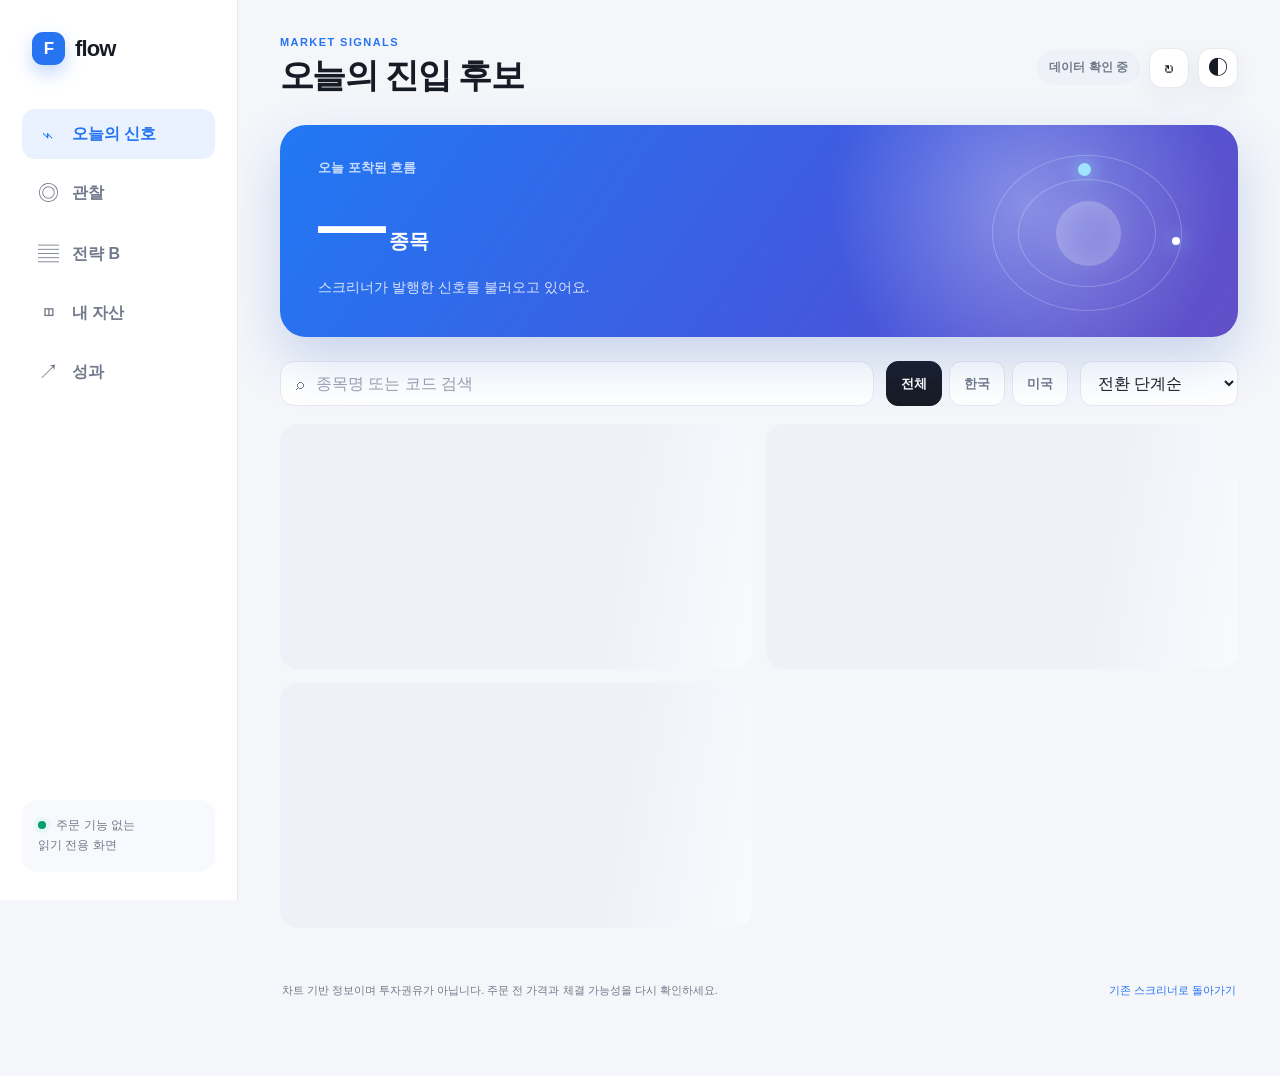
<file: scanner/site_app/index.html>
<!doctype html>
<html lang="ko">
<head>
  <meta charset="utf-8">
  <meta name="viewport" content="width=device-width, initial-scale=1, viewport-fit=cover">
  <meta name="description" content="한 벌의 매매 신호를 그대로 보여주는 읽기 전용 종목 스크리너">
  <meta name="theme-color" content="#f5f7fb">
  <meta property="og:title" content="Flow — 읽기 전용 종목 스크리너">
  <meta property="og:description" content="진입 후보, 관찰 종목, 전략 B와 모의투자 성과를 한눈에 확인하세요.">
  <meta property="og:image" content="https://easyseop.github.io/Stock-chart-analyze/app/og.png">
  <meta name="twitter:card" content="summary_large_image">
  <meta name="twitter:title" content="Flow — 읽기 전용 종목 스크리너">
  <meta name="twitter:description" content="진입 후보, 관찰 종목, 전략 B와 모의투자 성과를 한눈에 확인하세요.">
  <meta name="twitter:image" content="https://easyseop.github.io/Stock-chart-analyze/app/og.png">
  <title>Flow · 종목 스크리너</title>
  <link rel="stylesheet" href="app.css">
  <script src="app.js" defer></script>
</head>
<body>
  <div class="app-shell">
    <aside class="side-nav" aria-label="주요 메뉴">
      <a class="brand" href="#now" aria-label="Flow 홈">
        <span class="brand-mark">F</span>
        <span>flow</span>
      </a>
      <nav class="nav-stack">
        <button class="nav-item active" data-view="now" type="button">
          <span class="nav-icon">⌁</span><span>오늘의 신호</span>
        </button>
        <button class="nav-item" data-view="watch" type="button">
          <span class="nav-icon">◎</span><span>관찰</span>
        </button>
        <button class="nav-item" data-view="shelf" type="button">
          <span class="nav-icon">▤</span><span>전략 B</span>
        </button>
        <button class="nav-item" data-view="portfolio" type="button">
          <span class="nav-icon">◫</span><span>내 자산</span>
        </button>
        <button class="nav-item" data-view="performance" type="button">
          <span class="nav-icon">↗</span><span>성과</span>
        </button>
      </nav>
      <div class="side-note">
        <span class="readonly-dot"></span>
        주문 기능 없는<br>읽기 전용 화면
      </div>
    </aside>

    <main class="main">
      <header class="topbar">
        <div>
          <p class="eyebrow" id="page-eyebrow">MARKET SIGNALS</p>
          <h1 id="page-title">오늘의 진입 후보</h1>
        </div>
        <div class="top-actions">
          <span class="freshness neutral" id="freshness">데이터 확인 중</span>
          <button class="icon-button" id="refresh-button" type="button" aria-label="데이터 새로고침">↻</button>
          <button class="icon-button" id="theme-button" type="button" aria-label="화면 테마 변경">◐</button>
        </div>
      </header>

      <div class="alert hidden" id="data-alert" role="status"></div>

      <section class="hero" id="hero">
        <div class="hero-copy">
          <span class="hero-kicker" id="hero-kicker">오늘 포착된 흐름</span>
          <div class="hero-number-row">
            <strong id="hero-number">—</strong>
            <span id="hero-unit">종목</span>
          </div>
          <p id="hero-description">스크리너가 발행한 신호를 불러오고 있어요.</p>
        </div>
        <div class="hero-orbit" aria-hidden="true">
          <span class="orbit-ring ring-one"></span>
          <span class="orbit-ring ring-two"></span>
          <span class="orbit-dot dot-one"></span>
          <span class="orbit-dot dot-two"></span>
          <span class="orbit-core"></span>
        </div>
      </section>

      <section class="toolbar" id="signal-toolbar">
        <label class="search">
          <span aria-hidden="true">⌕</span>
          <span class="sr-only">종목 검색</span>
          <input id="search-input" type="search" placeholder="종목명 또는 코드 검색" autocomplete="off">
        </label>
        <div class="filter-row" aria-label="신호 필터">
          <button class="filter-chip active" data-market="all" type="button">전체</button>
          <button class="filter-chip" data-market="KRW" type="button">한국</button>
          <button class="filter-chip" data-market="USD" type="button">미국</button>
        </div>
        <label class="sort-select">
          <span class="sr-only">정렬 방법</span>
          <select id="sort-select">
            <option value="stage">전환 단계순</option>
            <option value="fresh">새 신호 우선</option>
            <option value="range">저점 근접순</option>
            <option value="name">이름순</option>
          </select>
        </label>
      </section>

      <section id="content" aria-live="polite">
        <div class="loading-grid" aria-label="데이터 로딩 중">
          <div class="skeleton"></div>
          <div class="skeleton"></div>
          <div class="skeleton"></div>
        </div>
      </section>

      <footer class="footer">
        <p id="disclaimer">차트 기반 정보이며 투자권유가 아닙니다. 주문 전 가격과 체결 가능성을 다시 확인하세요.</p>
        <a href="../index.html">기존 스크리너로 돌아가기</a>
      </footer>
    </main>
  </div>

  <nav class="bottom-nav" aria-label="모바일 주요 메뉴">
    <button class="bottom-item active" data-view="now" type="button"><span>⌁</span><small>신호</small></button>
    <button class="bottom-item" data-view="watch" type="button"><span>◎</span><small>관찰</small></button>
    <button class="bottom-item" data-view="shelf" type="button"><span>▤</span><small>전략 B</small></button>
    <button class="bottom-item" data-view="portfolio" type="button"><span>◫</span><small>내 자산</small></button>
    <button class="bottom-item" data-view="performance" type="button"><span>↗</span><small>성과</small></button>
  </nav>

  <dialog class="detail-dialog" id="detail-dialog">
    <div class="dialog-head">
      <div>
        <span class="detail-market" id="detail-market"></span>
        <h2 id="detail-title"></h2>
      </div>
      <button class="dialog-close" id="dialog-close" type="button" aria-label="상세 닫기">×</button>
    </div>
    <div id="detail-content"></div>
  </dialog>

  <noscript>
    <div class="noscript">이 사이트는 공개 JSON을 화면에 표시하기 위해 JavaScript가 필요합니다.</div>
  </noscript>
</body>
</html>
</file>
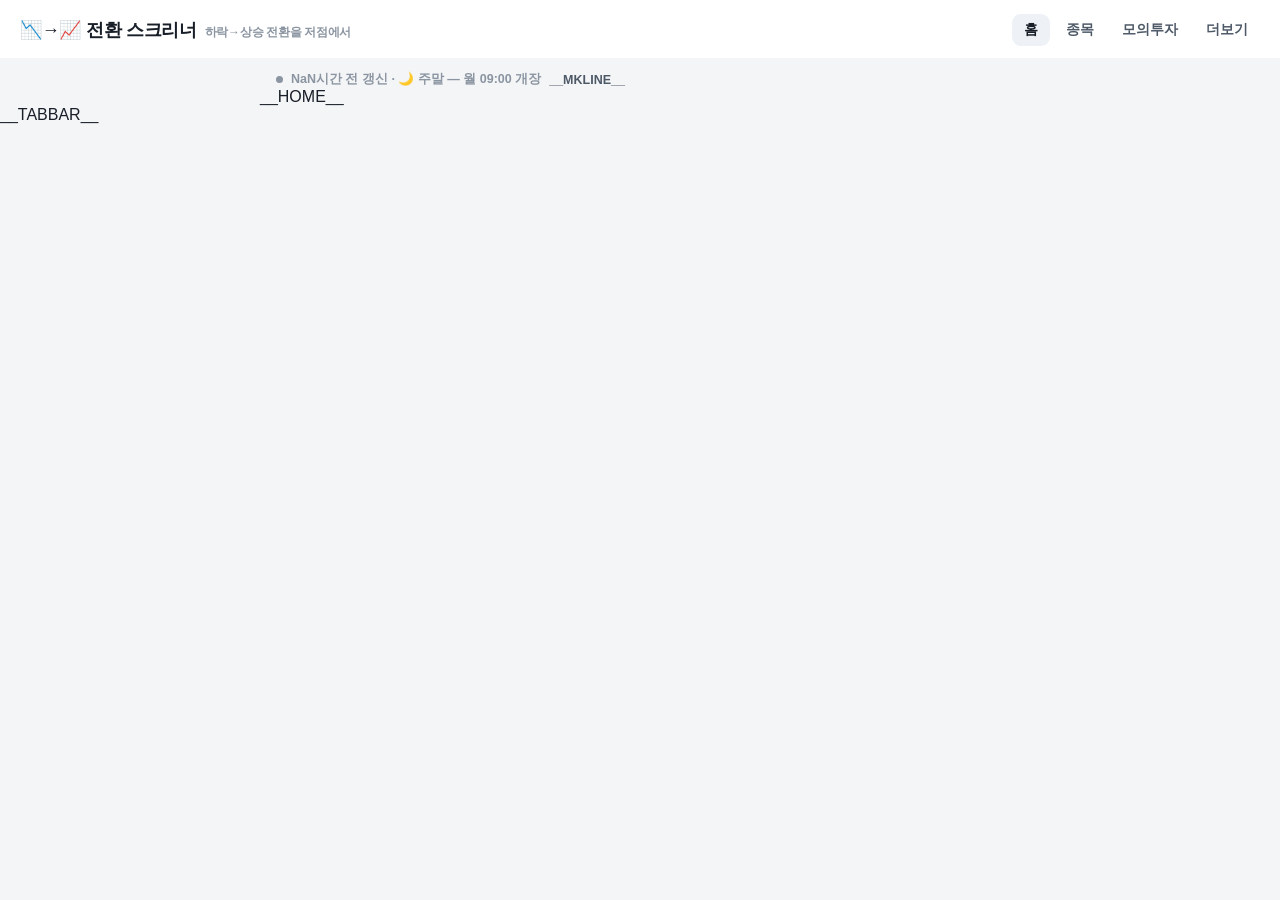
<file: scanner/templates/index.html>
<!DOCTYPE html><html lang="ko"><head>
<meta charset="utf-8"><meta name="viewport" content="width=device-width, initial-scale=1">
<title>오늘의 전환 후보 — 종목 스크리너</title>
<style>
  :root{--bg:#f4f5f7;--card:#fff;--ink:#191f28;--sub:#8b95a1;--line:#f2f4f6;
    --accent:#2e6be6;--up:#f04452;--down:#3182f6;--soft:#eef1f5}
  *{box-sizing:border-box}
  body{margin:0;font-family:-apple-system,'Segoe UI','Noto Sans KR',sans-serif;
    background:var(--bg);color:var(--ink)}
  a{color:inherit}
  header{background:var(--card);padding:14px 20px 12px;border-bottom:1px solid var(--line);
    display:flex;align-items:center;gap:14px}
  header h1{margin:0;font-size:18px;font-weight:800;letter-spacing:-.3px;flex:1}
  header h1 small{color:var(--sub);font-size:12px;font-weight:600;margin-left:8px}
  .topnav{display:flex;gap:4px}
  .topnav a{text-decoration:none;font-size:13.5px;font-weight:700;color:#4e5968;
    padding:7px 12px;border-radius:9px}
  .topnav a.on{background:var(--soft);color:var(--ink)}
  /* ── 하단 탭바(모바일) ── */
  .tabbar{position:fixed;left:0;right:0;bottom:0;z-index:40;display:none;
    background:rgba(255,255,255,.96);backdrop-filter:blur(8px);
    border-top:1px solid #e8ebee;padding:6px 8px calc(6px + env(safe-area-inset-bottom))}
  .tabbar a{flex:1;text-align:center;text-decoration:none;font-size:11px;font-weight:700;
    color:#8b95a1;padding:4px 0 2px;border-radius:10px}
  .tabbar a .ti{display:block;font-size:20px;line-height:1.15}
  .tabbar a.on{color:var(--accent)}
  @media(max-width:640px){
    .tabbar{display:flex}
    .topnav{display:none}
    body{padding-bottom:64px}
    header h1{font-size:16.5px} header h1 small{display:none}
  }
  main{max-width:760px;margin:0 auto}
  main.wide{max-width:none}
  /* ═══ 홈 — 오늘의 답 ═══ */
  .mkline{display:flex;align-items:center;gap:8px;flex-wrap:wrap;padding:12px 16px 0;
    font-size:12.5px;color:#4e5968;font-weight:600}
  .mkline .dot{width:7px;height:7px;border-radius:50%;background:#16a34a;display:inline-block}
  .board{display:flex;gap:8px;padding:12px 16px 2px}
  .bcell{flex:1;background:var(--card);border-radius:14px;padding:12px 6px;text-align:center;
    border:1px solid #eceff3;text-decoration:none;color:inherit}
  .bcell b{display:block;font-size:21px;letter-spacing:-.5px;font-variant-numeric:tabular-nums}
  .bcell span{font-size:11.5px;color:var(--sub);font-weight:600}
  .bcell.now b{color:var(--up)} .bcell.watch b{color:#c2410c} .bcell.trk b{color:var(--accent)}
  .hsec{padding:16px 18px 6px;font-size:14.5px;font-weight:800;display:flex;align-items:center;gap:7px}
  .hsec .cnt{color:var(--sub);font-size:12px;font-weight:700}
  .hsec .rmk{margin-left:auto;font-size:11.5px;color:var(--sub);font-weight:600}
  /* 픽 카드 */
  .pk{background:var(--card);border-radius:16px;border:1px solid #eceff3;
    margin:0 14px 10px;padding:14px 15px}
  .pk .top{display:flex;align-items:flex-start;gap:8px}
  .pk .nm{flex:1;min-width:0}
  .pk .nm a{font-size:15.5px;font-weight:800;text-decoration:none;color:var(--ink);
    line-height:1.3;display:block;overflow:hidden;text-overflow:ellipsis;white-space:nowrap}
  .pk .nm .cd{font-size:11px;color:var(--sub);font-weight:600}
  .pk .px{text-align:right;flex:0 0 auto}
  .pk .px b{display:block;font-size:15.5px;font-variant-numeric:tabular-nums}
  .pk .px span{font-size:12px;font-weight:700;font-variant-numeric:tabular-nums}
  .pk .tags{display:flex;gap:5px;flex-wrap:wrap;margin:8px 0 0}
  .tg{font-size:11px;font-weight:700;padding:3px 8px;border-radius:999px;background:var(--soft);color:#4e5968}
  .tg.hot{background:#fff1eb;color:#d84910}
  .tg.stale{background:var(--soft);color:#8b95a1}
  .tg.st{background:#eaf3ff;color:#1d6ce0}
  .tg.rec{background:#fff8e5;color:#b45309}
  .tg.wait{background:#fff8e5;color:#b45309}
  /* 저점권 미터 */
  .zone{margin:12px 0 4px}
  .zl{display:flex;justify-content:space-between;font-size:10.5px;color:var(--sub);
    font-weight:600;margin-bottom:4px}
  .zbar{position:relative;height:8px;border-radius:999px;background:#e8ebf0}
  .zbar .band{position:absolute;left:0;top:0;bottom:0;border-radius:999px 0 0 999px;
    background:rgba(49,130,246,.22)}
  .zbar .zdot{position:absolute;top:50%;width:14px;height:14px;border-radius:50%;
    background:var(--accent);border:2.5px solid #fff;box-shadow:0 1px 4px rgba(0,0,0,.25);
    transform:translate(-50%,-50%)}
  /* 계획 3칸 */
  .lvl{display:flex;gap:6px;margin:10px 0 0}
  .lv{flex:1;background:#f8f9fb;border-radius:10px;padding:8px 4px;text-align:center}
  .lv span{display:block;font-size:10.5px;color:var(--sub);font-weight:700}
  .lv b{font-size:13px;font-variant-numeric:tabular-nums;letter-spacing:-.3px}
  .lv.e b{color:var(--ink)} .lv.s b{color:var(--up)} .lv.t b{color:#16a34a}
  .pk .why{font-size:12.5px;color:#4e5968;line-height:1.6;margin:10px 2px 0}
  .pk .why b{color:var(--ink)}
  .pk .cta{display:flex;gap:8px;margin-top:12px}
  .pk .cta a{flex:1;text-align:center;text-decoration:none;font-size:13.5px;font-weight:800;
    padding:11px 0;border-radius:11px}
  .pk .cta .c1{background:var(--accent);color:#fff}
  .pk .cta .c2{background:var(--soft);color:#334155}
  /* 곧 올 자리 — 컴팩트 행 */
  .soon{background:var(--card);border-radius:16px;border:1px solid #eceff3;margin:0 14px 10px;overflow:hidden}
  .sr{display:flex;align-items:center;gap:9px;padding:12px 14px;border-bottom:1px solid var(--line);
    text-decoration:none}
  .sr:last-child{border-bottom:0}
  .sr .fl{font-size:14px}
  .sr .n{flex:1;min-width:0}
  .sr .n b{display:block;font-size:14px;overflow:hidden;text-overflow:ellipsis;white-space:nowrap}
  .sr .n span{font-size:11px;color:var(--sub);font-weight:600}
  .sr .zp{font-size:11.5px;font-weight:700;color:#1d6ce0;background:#eaf3ff;
    padding:3px 8px;border-radius:999px;flex:0 0 auto}
  .sr .p{text-align:right;flex:0 0 auto}
  .sr .p b{display:block;font-size:13.5px;font-variant-numeric:tabular-nums}
  .sr .p span{font-size:11px;font-weight:700;font-variant-numeric:tabular-nums}
  .hstat{margin:2px 16px 10px;font-size:12px;color:#4e5968;background:var(--card);
    border:1px solid #eceff3;border-radius:12px;padding:9px 12px;line-height:1.6}
  .hstat b{color:var(--ink)}
  .hmuted{margin:0 16px 14px;font-size:11.5px;color:var(--sub);line-height:1.6}
  .hmuted a{color:#15803d;font-weight:700}
  .pos{color:var(--up)}.neg{color:var(--down)}
  /* ═══ 종목 탭(스크리너) ═══ */
  #v-stocks{display:none}
  .chipbar{padding:10px 16px;display:flex;gap:8px;flex-wrap:wrap;align-items:center}
  .chip{border:1px solid #e5e8eb;background:#fff;border-radius:999px;padding:7px 14px;font-weight:600;
    cursor:pointer;font-size:13px}
  .chip.on{background:var(--down);border-color:var(--down);color:#fff}
  table{width:100%;border-collapse:collapse;background:#fff;font-size:13px}
  th,td{padding:8px 10px;border-bottom:1px solid #eef2f7;text-align:right}
  th{background:#f8fafc;color:#64748b;font-size:12px;position:sticky;top:0;cursor:pointer;
    user-select:none}
  th:nth-child(2),td.nm{text-align:left}
  td.vd{text-align:left;color:#475569;max-width:360px}
  td.sc{font-weight:700}
  .num{font-variant-numeric:tabular-nums}
  td.stg{text-align:left;color:#16a34a;font-weight:600;font-size:12px}
  .nm a{color:#1d4ed8;text-decoration:none;font-weight:600}
  .nm .ko{color:#475569;font-size:12px;margin-left:6px}
  .nm .cd{color:#94a3b8;font-size:11px;margin-left:6px}
  td.sc.pos,.num.pos{color:var(--up)}
  td.sc.neg,.num.neg{color:var(--down)}
  tr.rec{background:#fffbeb}
  .sig{display:inline-flex;align-items:center;gap:5px}
  .star{font-size:11px;font-weight:700;color:#d97706}
  .rec-chip{background:#fef3c7;border-color:#f59e0b;color:#92400e;font-weight:700}
  .rec-chip.on{background:#f59e0b;border-color:#f59e0b;color:#fff}
  .bar2{padding-top:0} .barlbl{font-size:12px;color:#94a3b8;font-weight:600;align-self:center}
  .stagechip{background:#ecfdf5;border-color:#a7f3d0;color:#065f46;font-size:12px}
  .stagechip.on{background:#16a34a;border-color:#16a34a;color:#fff}
  .holdchip{background:#fffbeb;border-color:#f59e0b;color:#92400e;font-weight:700}
  .holdchip.on{background:#f59e0b;border-color:#f59e0b;color:#fff}
  .rgnchip{background:#f8fafc;font-weight:700}
  .rgnchip.on{background:#334155;border-color:#334155;color:#fff}
  .rgn{font-size:12px;margin-right:4px;vertical-align:middle}
  .hold{border:0;background:none;cursor:pointer;font-size:16px;color:#cbd5e1;padding:0 6px 0 0;
    line-height:1;vertical-align:middle}
  .hold.on{color:#f59e0b}
  .pl{font-size:11.5px;font-weight:700;margin-left:7px;white-space:nowrap}
  .pl.up{color:var(--up)} .pl.dn{color:var(--down)}
  .pxm{display:none}
  tr.held{background:#fffdf3}
  .search{position:sticky;top:0;z-index:9;padding:8px 16px;display:flex;
    align-items:center;gap:8px;background:var(--bg);border-bottom:1px solid #e5e8eb}
  .search input{flex:1;box-sizing:border-box;padding:12px 38px 12px 14px;border:1px solid #cbd5e1;
    border-radius:10px;font-size:16px;background:#fff}
  .search input:focus{outline:none;border-color:var(--down)}
  .search .qwrap{flex:1;position:relative;display:flex}
  .search #qx{position:absolute;right:6px;top:50%;transform:translateY(-50%);border:0;
    background:#e5e8eb;color:#64748b;border-radius:50%;width:24px;height:24px;line-height:1;
    font-size:13px;cursor:pointer;display:none}
  .qn{font-size:12px;color:#64748b;white-space:nowrap}
  .stat{display:flex;align-items:center;gap:8px;flex-wrap:wrap;padding:6px 16px 8px;
    font-size:12.5px;color:#475569}
  .stat b{color:var(--ink)}
  .stat .rstbtn{border:1px solid #e5e8eb;background:#fff;border-radius:999px;padding:3px 10px;
    font-size:11.5px;color:#64748b;cursor:pointer;display:none}
  #morew{display:none;padding:10px 16px 24px;background:#fff}
  #more{width:100%;padding:12px;border:1px solid #e5e8eb;border-radius:10px;background:#f8fafc;
    color:#334155;font-size:13.5px;font-weight:700;cursor:pointer}
  .tw{overflow-x:auto;-webkit-overflow-scrolling:touch}
  #tb tr{content-visibility:auto;contain-intrinsic-size:auto 44px}
  td.brk{display:none}
  /* 인앱 모달 — prompt() 대체 */
  #mask{position:fixed;inset:0;background:rgba(15,23,42,.45);z-index:50;display:none;
    align-items:flex-end;justify-content:center}
  #mask.show{display:flex}
  .sheet{background:#fff;border-radius:16px 16px 0 0;padding:18px 18px 22px;width:100%;
    max-width:480px}
  .sheet h3{margin:0 0 6px;font-size:16px}
  .sheet p{margin:0 0 12px;font-size:13px;color:#475569;line-height:1.6;white-space:pre-line}
  .sheet input{width:100%;padding:12px;border:1px solid #cbd5e1;
    border-radius:10px;font-size:16px;margin-bottom:12px}
  .sheet .btns{display:flex;gap:8px}
  .sheet .btns button{flex:1;padding:12px;border-radius:10px;font-size:14px;font-weight:700;cursor:pointer}
  #mok{border:0;background:var(--down);color:#fff}
  #mno{border:1px solid #e5e8eb;background:#fff;color:#475569}
  @media(min-width:641px){#mask{align-items:center}.sheet{border-radius:16px}
    .board{max-width:760px} .pk .cta a{max-width:none}}
  /* 모바일 종목 리스트: 토스식 2줄 */
  @media(max-width:640px){
    .chip{padding:6px 11px;font-size:12px}
    .tw{overflow:visible;background:#fff;margin-top:8px}
    thead{display:none}
    #tb tr{contain-intrinsic-size:auto 64px}
    table,tbody{display:block}
    tr{display:flex;flex-wrap:wrap;align-items:center;position:relative;
       background:#fff;border:0;border-bottom:1px solid var(--line);
       margin:0;padding:12px 16px}
    tr:active{background:#f8f9fa}
    tr.rec{background:#fffdf5}
    td{display:none;border:0;padding:0;font-size:12px;text-align:left}
    td::before{display:none}
    td.nm{display:flex;align-items:center;order:1;flex-basis:100%;gap:2px}
    td.nm a{font-size:15.5px;font-weight:700;line-height:1.3;color:var(--ink);
       overflow:hidden;text-overflow:ellipsis;white-space:nowrap;max-width:52vw}
    td.nm .ko,td.nm .cd{display:none}
    td.nm .pl{margin-left:6px}
    .pxm{display:flex;flex-direction:column;align-items:flex-end;margin-left:auto;
       flex:0 0 auto}
    .pxm .pxv{font-size:15px;font-weight:700;color:var(--ink);font-variant-numeric:tabular-nums}
    .pxm .pxc{font-size:12px;font-weight:700;font-variant-numeric:tabular-nums}
    td[data-label="신호"],td.stg,td[data-label="저점권"]{
       display:block;order:2;flex:0 0 auto;color:#8b95a1;font-size:11.5px;
       font-weight:600;background:none;padding:2px 8px 0 0}
    td.stg{color:var(--up)}
    td[data-v="0"].stg,td[data-v=""].stg{display:none}
    td[data-label="저점권"]::before{content:"저점권 ";display:inline;color:#8b95a1;
       font-size:11.5px;font-weight:600}
    td[data-label="저점권"].pos{color:var(--down)}
    td[data-label="저점권"].neg{color:#8b95a1}
  }
</style></head><body>
<header>
  <h1>📉→📈 전환 스크리너<small>하락→상승 전환을 저점에서</small></h1>
  <nav class="topnav">
    <a href="#home" id="nav-home" class="on" onclick="return go('home')">홈</a>
    <a href="#stocks" id="nav-stocks" onclick="return go('stocks')">종목</a>
    <a href="paper.html">모의투자</a>
    <a href="more.html">더보기</a>
  </nav>
</header>

<main id="v-home">
  <div class="mkline"><span class="dot" id="agedot"></span>
    <span id="age" data-ts="__UPDATED_TS__"></span>__MKLINE__</div>
  __HOME__
</main>

<main id="v-stocks" class="wide">
  <div class="search">
    <div class="qwrap">
      <input id="q" type="search" inputmode="search" autocomplete="off" aria-label="종목 검색"
        placeholder="🔍 종목 검색 (티커·영문명·한글명)" oninput="search(this.value)">
      <button id="qx" aria-label="검색어 지우기" onclick="clearQ()">✕</button>
    </div>
    <span id="qn" class="qn" aria-live="polite"></span>
  </div>
  <div class="chipbar">
    <button class="chip rec-chip" data-f="rec" aria-pressed="false" onclick="chip(this)">⭐ 진입 추천 __RCOUNT__</button>
    <button class="chip" data-f="all" aria-pressed="false" onclick="chip(this)">전체</button>
    __REGION_CHIPS__
    __CHIPS__
  </div>
  <div class="chipbar bar2"><span class="barlbl">전환단계</span>__STAGE_CHIPS__
    <button class="chip holdchip" id="holdchip" data-f="hold" aria-pressed="false" onclick="chip(this)" style="display:none">💼 내 종목 <span id="holdn">0</span></button>
    <a class="chip" href="lookup.html" style="background:#0f172a;color:#fff;border-color:#0f172a;text-decoration:none">➕ 즉석조회</a>
  </div>
  <div class="stat"><span id="cnt" aria-live="polite"></span>
    <button class="rstbtn" id="rstbtn" onclick="resetF()">필터 초기화 ↺</button></div>
  <div class="tw"><table id="t"><thead><tr>
    <th onclick="srt(0,false)">신호</th>
    <th onclick="srt(1,false)">종목</th>
    <th onclick="srt(2,true)">전환단계▼</th>
    <th onclick="srt(3,false)">추세</th>
    <th onclick="srt(4,true)">점수</th>
    <th onclick="srt(5,false)">시장</th>
    <th onclick="srt(6,true)">RS</th>
    <th onclick="srt(7,true)">신고가</th>
    <th onclick="srt(8,true)" title="52주 저가~고가 범위 내 현재가 위치 — 낮을수록 저점">저점권</th>
    <th onclick="srt(9,false)">판정</th>
  </tr></thead><tbody id="tb"></tbody></table></div>
  <div id="morew"><button id="more" onclick="more()"></button></div>
</main>

<template id="rowsrc">__ROWS__</template>
<div id="mask" role="dialog" aria-modal="true"><div class="sheet">
  <h3 id="mtt"></h3><p id="mtx"></p>
  <input id="min" inputmode="decimal" style="display:none">
  <div class="btns"><button id="mno" onclick="mHide()">취소</button><button id="mok">확인</button></div>
</div></div>
__TABBAR__
<script>
  var tb=document.getElementById('tb');
  // ── 뷰(홈/종목) 전환 — 해시 라우팅: URL·탭제목·뒤로가기와 일치 ──
  var TITLES={home:'오늘의 전환 후보 — 종목 스크리너',stocks:'전체 종목 — 종목 스크리너'};
  function show(v){
    document.getElementById('v-home').style.display=(v==='home')?'block':'none';
    document.getElementById('v-stocks').style.display=(v==='stocks')?'block':'none';
    ['home','stocks'].forEach(function(k){
      var n=document.getElementById('nav-'+k); if(n)n.classList.toggle('on',k===v);
      var t=document.getElementById('tab-'+k); if(t)t.classList.toggle('on',k===v);
    });
    document.title=TITLES[v]||TITLES.home;
  }
  function go(v){location.hash=(v==='home')?'':'stocks';return false;}
  function route(){show(location.hash==='#stocks'?'stocks':'home');}
  window.addEventListener('hashchange',route);
  // 갱신 나이 배지 — 장 마감(주말·야간)일 땐 '오래됨' 경고 대신 마감 안내
  function mktClosed(){
    var k=new Date(Date.now()+9*3600e3);            // KST
    var d=k.getUTCDay(), hm=k.getUTCHours()*60+k.getUTCMinutes();
    if(d===0||d===6)return '주말';
    var kr=hm>=540&&hm<=930, us=hm>=1350||hm<=300;  // 09~15:30 / 22:30~05:00 KST
    return (kr||us)?'':'장 마감';
  }
  (function(){var el=document.getElementById('age');if(!el)return;var ts=+el.dataset.ts*1000;
    function f(){var m=Math.floor((Date.now()-ts)/60000);
      var closed=mktClosed();
      var t=(m<1?'방금 전':(m<60?m+'분 전':Math.floor(m/60)+'시간 전'))+' 갱신';
      if(closed)t+=' · 🌙 '+closed+'(월~금 09시 개장)'.replace('(월~금 09시 개장)',
        closed==='주말'?' — 월 09:00 개장':'');
      el.textContent=t;
      var late=!closed&&m>45;                        // 장중인데 오래됨 → 경고
      var col=closed?'#8b95a1':(late?'#d97706':'#16a34a');
      el.style.cssText='font-weight:700;color:'+col;
      var d=document.getElementById('agedot');
      if(d)d.style.background=col;}
    f();setInterval(f,30000);})();

  // ── 종목 리스트: 행은 <template>에, 매칭분만 200개씩 렌더 ──
  var ROWS=[], PAGE=200, LIMIT=PAGE, HOLD={};
  var F={rec:false, region:'', bucket:'', stage:0, hold:false, q:''};
  var BUCKET_KO={transition:'🟢 전환후보', up:'📈 상승추세', neutral:'⚪ 관망', avoid:'🔴 회피'};
  var STAGE_KO={1:'①임박',2:'②갓돌파',3:'③횡보',4:'④확정'};
  function init(){
    var t=document.getElementById('rowsrc');
    ROWS=[].slice.call(t.content.querySelectorAll('tr'));
    ROWS.forEach(function(r){
      var nm=r.querySelector('.nm');
      r._q=((nm?nm.textContent:'')+' '+(r.dataset.code||'')).toLowerCase();
    });
  }
  function dims(r){
    var d=r.dataset;
    if(F.rec && parseInt(d.rec||'0')<__RECMIN__) return false;
    if(F.region && d.region!==F.region) return false;
    if(F.bucket && d.bucket!==F.bucket) return false;
    if(F.stage && parseInt(d.stage||'0')!==F.stage) return false;
    if(F.hold && !HOLD[d.code]) return false;
    if(F.q && r._q.indexOf(F.q)<0) return false;
    return true;
  }
  function noF(){return !F.rec&&!F.region&&!F.bucket&&!F.stage&&!F.hold;}
  function desc(){
    var p=[];
    if(F.q)p.push('“'+F.q+'” 검색');
    if(F.rec)p.push('⭐추천');
    if(F.region)p.push(F.region==='kr'?'🇰🇷국내':'🇺🇸해외');
    if(F.bucket)p.push(BUCKET_KO[F.bucket]||F.bucket);
    if(F.stage)p.push(STAGE_KO[F.stage]);
    if(F.hold)p.push('💼내 종목');
    return p.length?p.join(' + ')+' — ':'';
  }
  function apply(keep){
    if(!keep)LIMIT=PAGE;
    var frag=document.createDocumentFragment(), n=0, shown=0;
    tb.textContent='';
    for(var i=0;i<ROWS.length;i++){
      if(!dims(ROWS[i]))continue; n++;
      if(shown<LIMIT){frag.appendChild(ROWS[i]);shown++;}
    }
    tb.appendChild(frag);
    document.getElementById('cnt').innerHTML=desc()+'<b>'+n.toLocaleString('ko-KR')+'</b>개'
      +(shown<n?' 중 '+shown+'개 표시':'')
      +' <span style="color:#94a3b8">/ 전체 '+ROWS.length.toLocaleString('ko-KR')+'종목</span>';
    var qn=document.getElementById('qn');
    qn.textContent=F.q?(n+'개'):'';
    var mw=document.getElementById('morew');
    if(shown<n){mw.style.display='block';
      document.getElementById('more').textContent='더보기 ▾ (남은 '+(n-shown).toLocaleString('ko-KR')+'개)';}
    else mw.style.display='none';
    document.getElementById('rstbtn').style.display=(noF()&&!F.q)?'none':'inline-block';
  }
  function more(){LIMIT+=PAGE;apply(true);}
  function chip(btn){
    var f=btn.dataset.f, v=btn.dataset.v;
    if(f==='rec')F.rec=!F.rec;
    else if(f==='hold')F.hold=!F.hold;
    else if(f==='all'){F.rec=false;F.region='';F.bucket='';F.stage=0;F.hold=false;}
    else if(f==='stage'){var s=parseInt(v);F.stage=(F.stage===s?0:s);}
    else F[f]=(F[f]===v?'':v);
    syncChips(); apply();
  }
  function syncChips(){
    [].forEach.call(document.querySelectorAll('.chip[data-f]'),function(c){
      var f=c.dataset.f,v=c.dataset.v,on=false;
      if(f==='rec')on=F.rec;
      else if(f==='hold')on=F.hold;
      else if(f==='all')on=noF();
      else if(f==='stage')on=(F.stage===parseInt(v));
      else on=(F[f]===v);
      c.classList.toggle('on',on);
      c.setAttribute('aria-pressed',on?'true':'false');
    });
  }
  function resetF(){
    F={rec:false,region:'',bucket:'',stage:0,hold:false,q:''};
    document.getElementById('q').value='';
    onQ(); syncChips(); apply();
  }
  function srt(col,num){
    ROWS.sort(function(a,b){
      var x=a.children[col],y=b.children[col];
      if(num){return parseFloat(y.dataset.v)-parseFloat(x.dataset.v);}
      return (x.textContent>y.textContent?1:-1);
    });
    // 정렬 기준 표시(▼) — 클릭한 컬럼으로 이동
    [].forEach.call(document.querySelectorAll('#t thead th'),function(th,i){
      th.textContent=th.textContent.replace('▼','')+(i===col?'▼':'');
    });
    apply(true);
  }
  var _stmr=null;
  function search(v){clearTimeout(_stmr);_stmr=setTimeout(function(){
    F.q=(v||'').trim().toLowerCase(); onQ(); apply();},120);}
  function onQ(){
    document.getElementById('qx').style.display=F.q?'block':'none';
  }
  function clearQ(){
    var q=document.getElementById('q'); q.value=''; F.q='';
    onQ(); apply(); q.focus();
  }
  // ── 인앱 모달 ──
  function mShow(o){
    document.getElementById('mtt').textContent=o.title;
    document.getElementById('mtx').textContent=o.text||'';
    var inp=document.getElementById('min');
    inp.style.display=o.input?'block':'none';
    inp.value=(o.input&&o.input.val)||''; inp.placeholder=(o.input&&o.input.ph)||'';
    document.getElementById('mok').onclick=function(){
      var v=o.input?inp.value:null; mHide(); o.onok(v);};
    document.getElementById('mask').classList.add('show');
    if(o.input)inp.focus();
  }
  function mHide(){document.getElementById('mask').classList.remove('show');}
  document.getElementById('mask').addEventListener('click',function(e){
    if(e.target===this)mHide();});
  // 💼 내 종목 — localStorage
  function loadHold(){try{return JSON.parse(localStorage.getItem('holdings')||'{}');}catch(e){return {};}}
  function saveHold(h){localStorage.setItem('holdings',JSON.stringify(h));}
  function toggleHold(e,code){
    e.preventDefault();e.stopPropagation();
    var h=loadHold();
    if(h[code]){
      mShow({title:'관심 해제',text:code+' 을(를) 내 종목에서 뺄까요?',onok:function(){
        delete h[code]; saveHold(h); HOLD=h; renderHold(); if(F.hold)apply();}});
    }else{
      var row=null;
      for(var i=0;i<ROWS.length;i++){if(ROWS[i].dataset.code===code){row=ROWS[i];break;}}
      var cur=row?parseFloat(row.dataset.price):NaN;
      mShow({title:'관심 추가 — '+code,
        text:'매수가를 넣으면 손익(P/L)을 표시해요. 비우면 즐겨찾기만.'
          +(isFinite(cur)?'\n현재가 '+cur:''),
        input:{ph:'매수가 (선택)'},
        onok:function(v){
          var buy=v?parseFloat((v+'').replace(/[^0-9.]/g,'')):0;
          h[code]={buy:isFinite(buy)?buy:0,ts:Date.now()};
          saveHold(h); HOLD=h; renderHold();}});
    }
  }
  function renderHold(){
    var h=loadHold(); HOLD=h;
    var keys=Object.keys(h);
    document.getElementById('holdn').textContent=keys.length;
    document.getElementById('holdchip').style.display=keys.length?'':'none';
    ROWS.forEach(function(r){
      var code=r.dataset.code,on=!!h[code];
      r.classList.toggle('held',on);
      var btn=r.querySelector('.hold');
      if(btn){btn.textContent=on?'★':'☆';btn.classList.toggle('on',on);
        btn.setAttribute('aria-pressed',on?'true':'false');
        btn.setAttribute('aria-label',on?'관심 해제':'관심 추가');}
      var pl=r.querySelector('.pl[data-code="'+code+'"]');
      if(pl){
        pl.className='pl';pl.innerHTML='';
        if(on&&h[code].buy){
          var cur=parseFloat(r.dataset.price);
          if(isFinite(cur)){
            var pct=(cur/h[code].buy-1)*100;
            pl.classList.add(pct>=0?'up':'dn');
            pl.innerHTML=(pct>=0?'+':'')+pct.toFixed(1)+'% '
              +'<span style="color:#94a3b8;font-weight:400">@'+h[code].buy+'</span>';
          }
        }
      }
    });
  }
  // 시작: 종목 탭 기본 필터 = ⭐추천(없으면 전환후보), 뷰는 해시 따라
  init(); renderHold();
  (function(){
    var rec=0,trans=0;
    ROWS.forEach(function(r){
      if(parseInt(r.dataset.rec||'0')>=__RECMIN__)rec++;
      if(r.dataset.bucket==='transition')trans++;});
    if(rec)F.rec=true;
    else if(trans)F.bucket='transition';
    syncChips(); apply(); route();
  })();
</script></body></html>
</file>
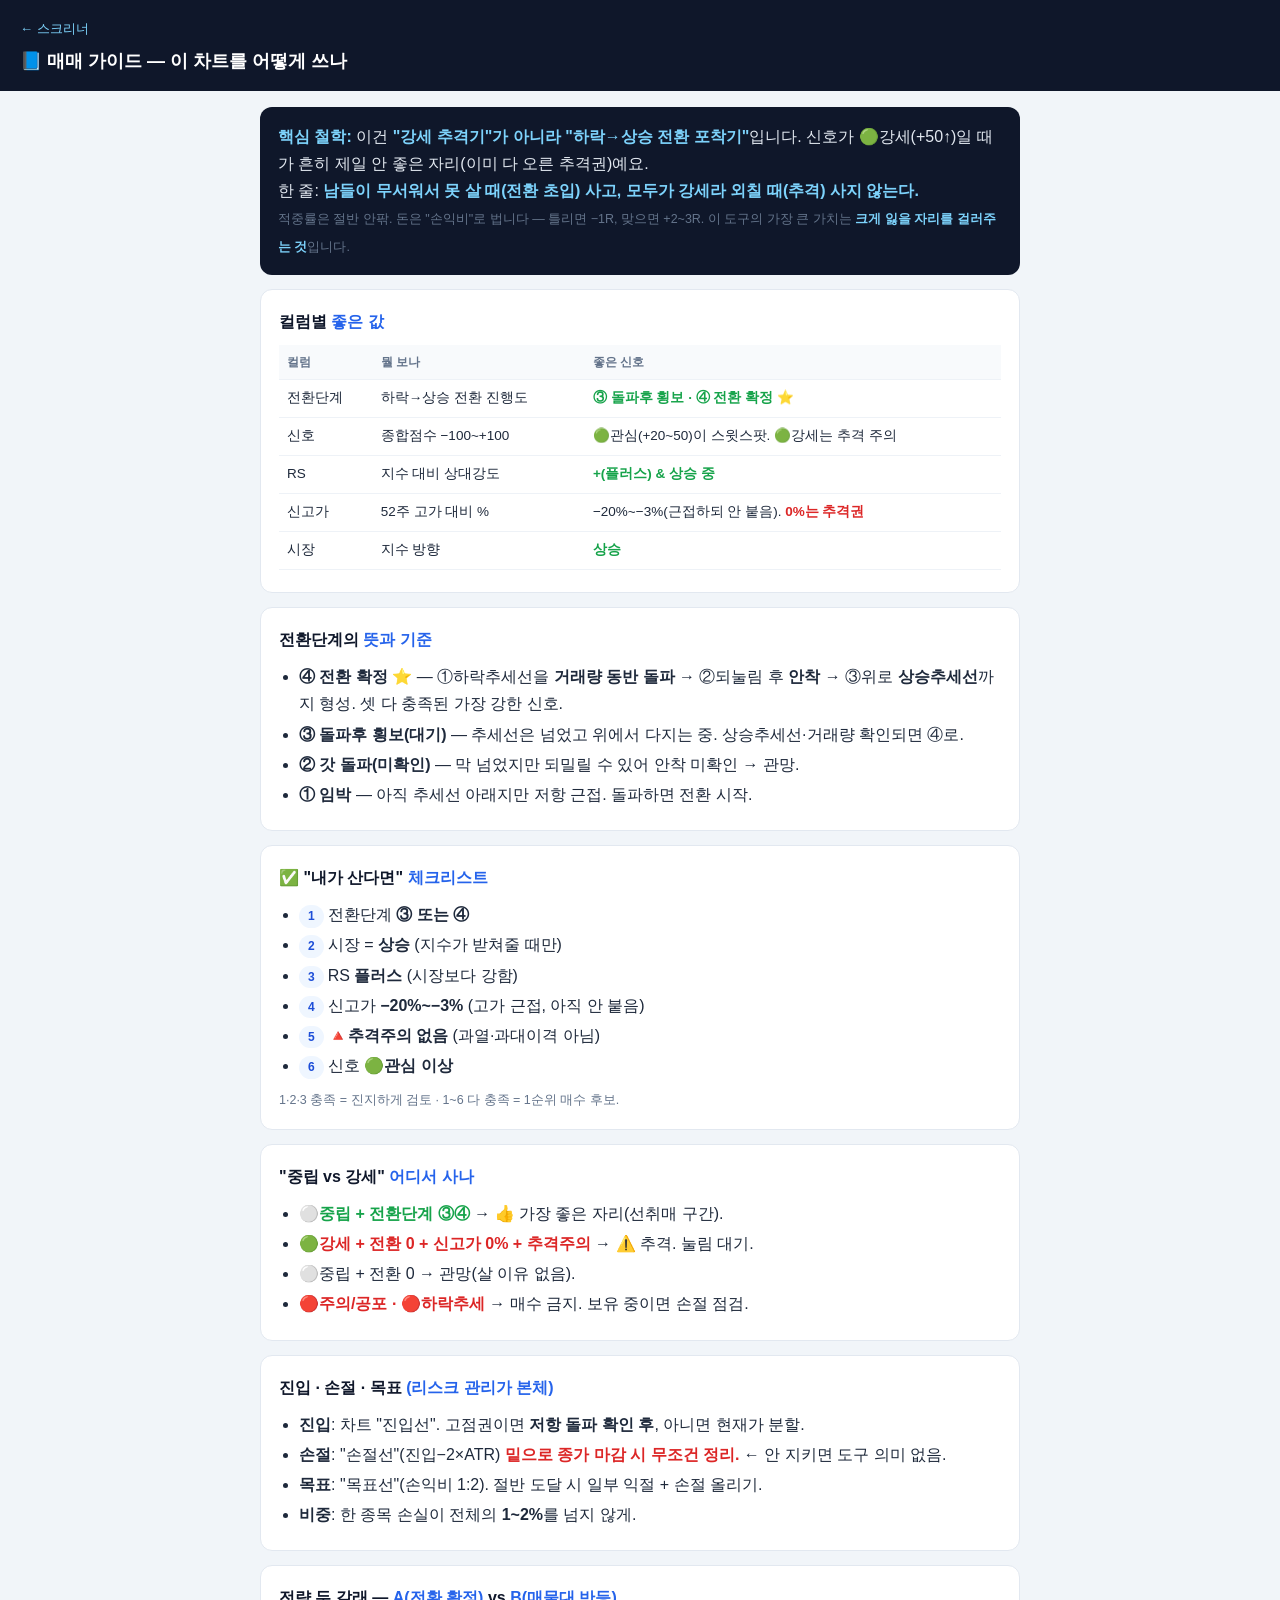
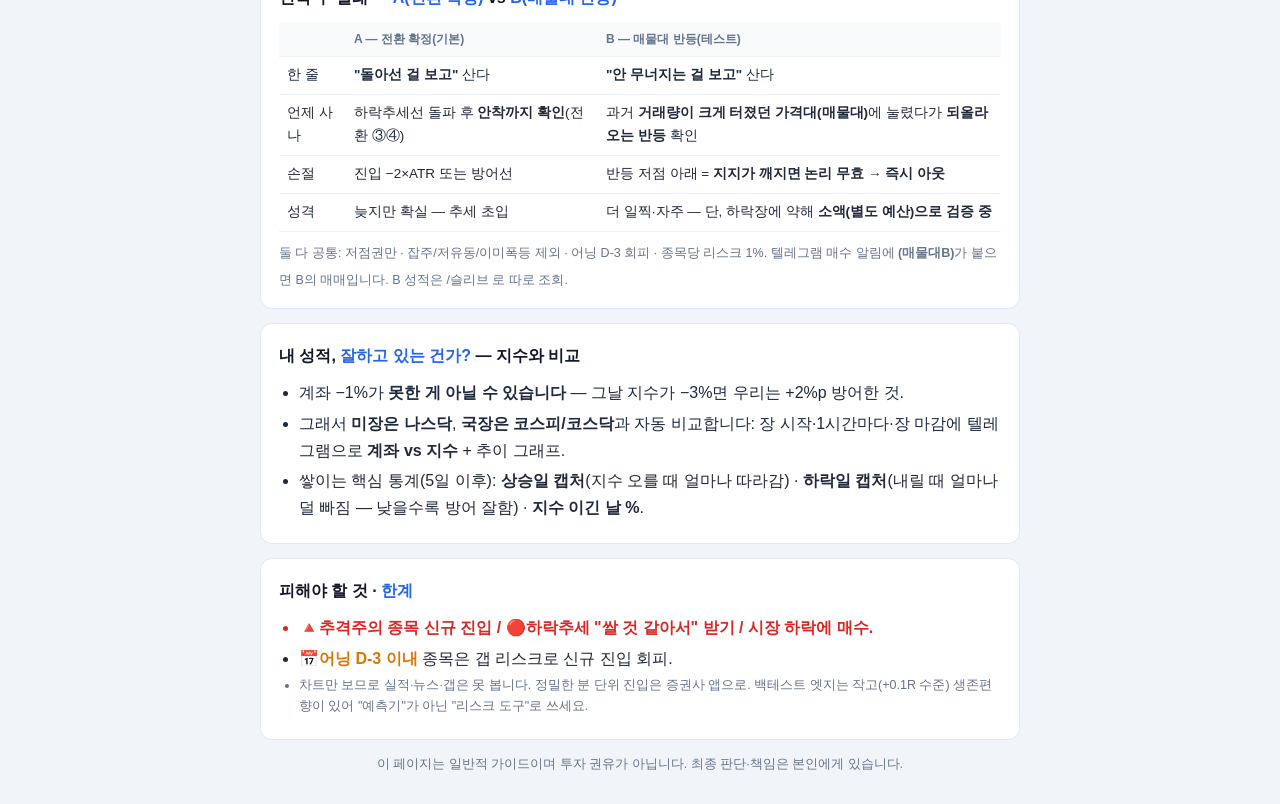
<file: scanner/templates/guide.html>
<!DOCTYPE html><html lang="ko"><head>
<meta charset="utf-8"><meta name="viewport" content="width=device-width, initial-scale=1">
<title>매매 가이드</title>
<style>
  body{margin:0;font-family:-apple-system,'Segoe UI','Noto Sans KR',sans-serif;
    background:#f1f5f9;color:#1e293b;line-height:1.7}
  header{background:#0f172a;color:#fff;padding:14px 20px}
  header a{color:#7dd3fc;font-size:13px;text-decoration:none}
  header h1{margin:5px 0 0;font-size:18px}
  .wrap{max-width:760px;margin:0 auto;padding:16px}
  .card{background:#fff;border:1px solid #e2e8f0;border-radius:12px;padding:16px 18px;margin-bottom:14px}
  h2{font-size:16px;margin:2px 0 10px;color:#0f172a}
  h2 .em{color:#2563eb}
  table{width:100%;border-collapse:collapse;font-size:13.5px;margin:6px 0}
  th,td{border-bottom:1px solid #eef2f7;padding:7px 8px;text-align:left;vertical-align:top}
  th{color:#64748b;font-size:12px;background:#f8fafc}
  .good{color:#16a34a;font-weight:700} .bad{color:#dc2626;font-weight:700}
  .warn{color:#d97706;font-weight:700}
  ul{margin:6px 0;padding-left:20px} li{margin:3px 0}
  .pill{display:inline-block;background:#eff6ff;color:#1d4ed8;border-radius:999px;
    padding:1px 9px;font-size:12px;font-weight:600;margin-right:4px}
  .note{font-size:12.5px;color:#64748b}
  .big{background:#0f172a;color:#e2e8f0;border:0}
  .big b{color:#7dd3fc}
</style></head><body>
<header><a href="index.html">&larr; 스크리너</a>
<h1>📘 매매 가이드 — 이 차트를 어떻게 쓰나</h1></header>
<div class="wrap">

<div class="card big">
<b>핵심 철학:</b> 이건 <b>"강세 추격기"가 아니라 "하락→상승 전환 포착기"</b>입니다.
신호가 🟢강세(+50↑)일 때가 흔히 제일 안 좋은 자리(이미 다 오른 추격권)예요.
<br>한 줄: <b>남들이 무서워서 못 살 때(전환 초입) 사고, 모두가 강세라 외칠 때(추격) 사지 않는다.</b>
<br><span class="note">적중률은 절반 안팎. 돈은 "손익비"로 법니다 — 틀리면 −1R, 맞으면 +2~3R.
이 도구의 가장 큰 가치는 <b>크게 잃을 자리를 걸러주는 것</b>입니다.</span>
</div>

<div class="card">
<h2>컬럼별 <span class="em">좋은 값</span></h2>
<table>
<tr><th>컬럼</th><th>뭘 보나</th><th>좋은 신호</th></tr>
<tr><td>전환단계</td><td>하락→상승 전환 진행도</td><td class="good">③ 돌파후 횡보 · ④ 전환 확정 ⭐</td></tr>
<tr><td>신호</td><td>종합점수 −100~+100</td><td>🟢관심(+20~50)이 스윗스팟. 🟢강세는 추격 주의</td></tr>
<tr><td>RS</td><td>지수 대비 상대강도</td><td class="good">+(플러스) & 상승 중</td></tr>
<tr><td>신고가</td><td>52주 고가 대비 %</td><td>−20%~−3%(근접하되 안 붙음). <span class="bad">0%는 추격권</span></td></tr>
<tr><td>시장</td><td>지수 방향</td><td class="good">상승</td> </tr>
</table>
</div>

<div class="card">
<h2>전환단계의 <span class="em">뜻과 기준</span></h2>
<ul>
<li><b>④ 전환 확정 ⭐</b> — ①하락추세선을 <b>거래량 동반 돌파</b> → ②되눌림 후 <b>안착</b> → ③위로 <b>상승추세선</b>까지 형성. 셋 다 충족된 가장 강한 신호.</li>
<li><b>③ 돌파후 횡보(대기)</b> — 추세선은 넘었고 위에서 다지는 중. 상승추세선·거래량 확인되면 ④로.</li>
<li><b>② 갓 돌파(미확인)</b> — 막 넘었지만 되밀릴 수 있어 안착 미확인 → 관망.</li>
<li><b>① 임박</b> — 아직 추세선 아래지만 저항 근접. 돌파하면 전환 시작.</li>
</ul>
</div>

<div class="card">
<h2>✅ "내가 산다면" <span class="em">체크리스트</span></h2>
<ul>
<li><span class="pill">1</span>전환단계 <b>③ 또는 ④</b></li>
<li><span class="pill">2</span>시장 = <b>상승</b> (지수가 받쳐줄 때만)</li>
<li><span class="pill">3</span>RS <b>플러스</b> (시장보다 강함)</li>
<li><span class="pill">4</span>신고가 <b>−20%~−3%</b> (고가 근접, 아직 안 붙음)</li>
<li><span class="pill">5</span><b>🔺추격주의 없음</b> (과열·과대이격 아님)</li>
<li><span class="pill">6</span>신호 <b>🟢관심 이상</b></li>
</ul>
<span class="note">1·2·3 충족 = 진지하게 검토 · 1~6 다 충족 = 1순위 매수 후보.</span>
</div>

<div class="card">
<h2>"중립 vs 강세" <span class="em">어디서 사나</span></h2>
<ul>
<li><span class="good">⚪중립 + 전환단계 ③④</span> → 👍 가장 좋은 자리(선취매 구간).</li>
<li><span class="bad">🟢강세 + 전환 0 + 신고가 0% + 추격주의</span> → ⚠️ 추격. 눌림 대기.</li>
<li>⚪중립 + 전환 0 → 관망(살 이유 없음).</li>
<li><span class="bad">🔴주의/공포 · 🔴하락추세</span> → 매수 금지. 보유 중이면 손절 점검.</li>
</ul>
</div>

<div class="card">
<h2>진입 · 손절 · 목표 <span class="em">(리스크 관리가 본체)</span></h2>
<ul>
<li><b>진입</b>: 차트 "진입선". 고점권이면 <b>저항 돌파 확인 후</b>, 아니면 현재가 분할.</li>
<li><b>손절</b>: "손절선"(진입−2×ATR) <b class="bad">밑으로 종가 마감 시 무조건 정리.</b> ← 안 지키면 도구 의미 없음.</li>
<li><b>목표</b>: "목표선"(손익비 1:2). 절반 도달 시 일부 익절 + 손절 올리기.</li>
<li><b>비중</b>: 한 종목 손실이 전체의 <b>1~2%</b>를 넘지 않게.</li>
</ul>
</div>

<div class="card">
<h2>전략 두 갈래 — <span class="em">A(전환 확정)</span> vs <span class="em">B(매물대 반등)</span></h2>
<table>
<tr><th></th><th>A — 전환 확정(기본)</th><th>B — 매물대 반등(테스트)</th></tr>
<tr><td>한 줄</td><td><b>"돌아선 걸 보고"</b> 산다</td><td><b>"안 무너지는 걸 보고"</b> 산다</td></tr>
<tr><td>언제 사나</td><td>하락추세선 돌파 후 <b>안착까지 확인</b>(전환 ③④)</td><td>과거 <b>거래량이 크게 터졌던 가격대(매물대)</b>에 눌렸다가 <b>되올라오는 반등</b> 확인</td></tr>
<tr><td>손절</td><td>진입 −2×ATR 또는 방어선</td><td>반등 저점 아래 = <b>지지가 깨지면 논리 무효 → 즉시 아웃</b></td></tr>
<tr><td>성격</td><td>늦지만 확실 — 추세 초입</td><td>더 일찍·자주 — 단, 하락장에 약해 <b>소액(별도 예산)으로 검증 중</b></td></tr>
</table>
<span class="note">둘 다 공통: 저점권만 · 잡주/저유동/이미폭등 제외 · 어닝 D-3 회피 · 종목당 리스크 1%.
텔레그램 매수 알림에 <b>(매물대B)</b>가 붙으면 B의 매매입니다. B 성적은 /슬리브 로 따로 조회.</span>
</div>

<div class="card">
<h2>내 성적, <span class="em">잘하고 있는 건가?</span> — 지수와 비교</h2>
<ul>
<li>계좌 −1%가 <b>못한 게 아닐 수 있습니다</b> — 그날 지수가 −3%면 우리는 +2%p 방어한 것.</li>
<li>그래서 <b>미장은 나스닥</b>, <b>국장은 코스피/코스닥</b>과 자동 비교합니다:
장 시작·1시간마다·장 마감에 텔레그램으로 <b>계좌 vs 지수</b> + 추이 그래프.</li>
<li>쌓이는 핵심 통계(5일 이후): <b>상승일 캡처</b>(지수 오를 때 얼마나 따라감) ·
<b>하락일 캡처</b>(내릴 때 얼마나 덜 빠짐 — 낮을수록 방어 잘함) · <b>지수 이긴 날 %</b>.</li>
</ul>
</div>

<div class="card">
<h2>피해야 할 것 · <span class="em">한계</span></h2>
<ul>
<li class="bad">🔺추격주의 종목 신규 진입 / 🔴하락추세 "쌀 것 같아서" 받기 / 시장 하락에 매수.</li>
<li><span class="warn">📅어닝 D-3 이내</span> 종목은 갭 리스크로 신규 진입 회피.</li>
<li class="note">차트만 보므로 실적·뉴스·갭은 못 봅니다. 정밀한 분 단위 진입은 증권사 앱으로.
 백테스트 엣지는 작고(+0.1R 수준) 생존편향이 있어 "예측기"가 아닌 "리스크 도구"로 쓰세요.</li>
</ul>
</div>

<p class="note" style="text-align:center">이 페이지는 일반적 가이드이며 투자 권유가 아닙니다. 최종 판단·책임은 본인에게 있습니다.</p>
</div></body></html>
</file>
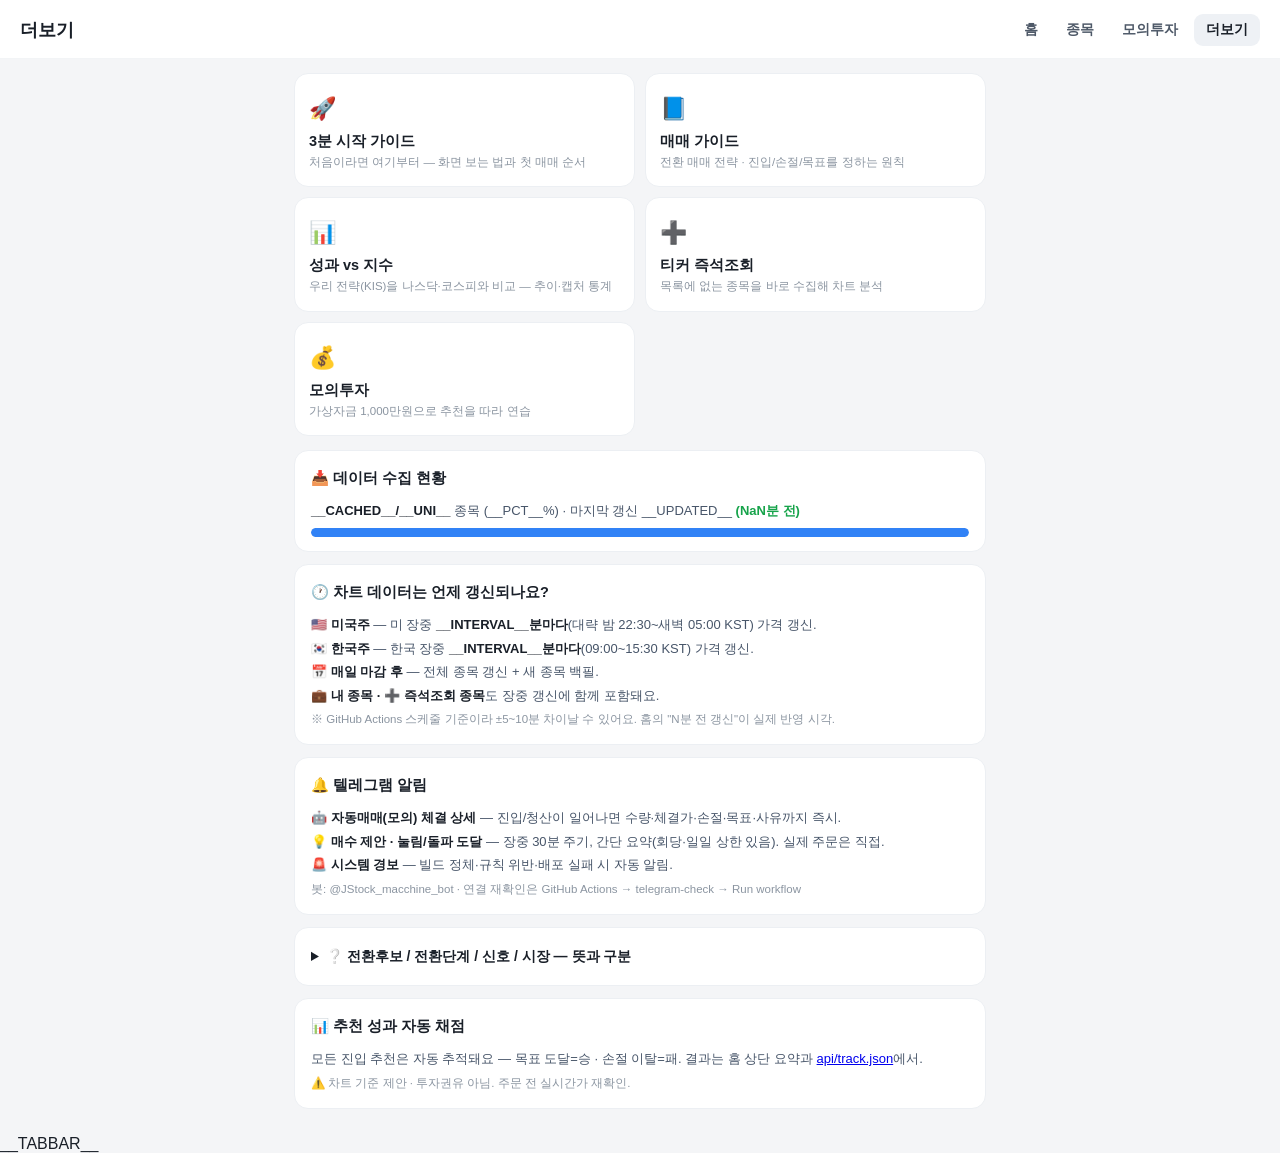
<file: scanner/templates/more.html>
<!DOCTYPE html><html lang="ko"><head>
<meta charset="utf-8"><meta name="viewport" content="width=device-width, initial-scale=1">
<title>더보기 — 종목 스크리너</title>
<style>
  :root{--bg:#f4f5f7;--card:#fff;--ink:#191f28;--sub:#8b95a1;--line:#f2f4f6;
    --accent:#2e6be6;--up:#f04452;--down:#3182f6;--soft:#eef1f5}
  *{box-sizing:border-box}
  body{margin:0;font-family:-apple-system,'Segoe UI','Noto Sans KR',sans-serif;
    background:var(--bg);color:var(--ink)}
  header{background:var(--card);padding:14px 20px 12px;border-bottom:1px solid var(--line);
    display:flex;align-items:center;gap:14px}
  header h1{margin:0;font-size:18px;font-weight:800;flex:1}
  .topnav{display:flex;gap:4px}
  .topnav a{text-decoration:none;font-size:13.5px;font-weight:700;color:#4e5968;
    padding:7px 12px;border-radius:9px}
  .topnav a.on{background:var(--soft);color:var(--ink)}
  .tabbar{position:fixed;left:0;right:0;bottom:0;z-index:40;display:none;
    background:rgba(255,255,255,.96);backdrop-filter:blur(8px);
    border-top:1px solid #e8ebee;padding:6px 8px calc(6px + env(safe-area-inset-bottom))}
  .tabbar a{flex:1;text-align:center;text-decoration:none;font-size:11px;font-weight:700;
    color:#8b95a1;padding:4px 0 2px;border-radius:10px}
  .tabbar a .ti{display:block;font-size:20px;line-height:1.15}
  .tabbar a.on{color:var(--accent)}
  @media(max-width:640px){.tabbar{display:flex}.topnav{display:none}body{padding-bottom:64px}}
  main{max-width:720px;margin:0 auto;padding:14px}
  .grid{display:grid;grid-template-columns:1fr 1fr;gap:10px;margin-bottom:14px}
  .go{background:var(--card);border:1px solid #eceff3;border-radius:14px;padding:15px 14px;
    text-decoration:none;color:inherit;display:block}
  .go .ic{font-size:22px}
  .go b{display:block;font-size:14.5px;margin-top:7px}
  .go span{font-size:11.5px;color:var(--sub);line-height:1.5;display:block;margin-top:3px}
  .card{background:var(--card);border:1px solid #eceff3;border-radius:14px;
    padding:14px 16px;margin-bottom:12px;font-size:13px;color:#475569;line-height:1.8}
  .card h2{margin:0 0 8px;font-size:14.5px;color:var(--ink)}
  .card b{color:var(--ink)}
  .dim{color:var(--sub);font-size:11.5px}
  .pbarw{height:9px;background:#e2e8f0;border-radius:999px;overflow:hidden;margin-top:6px}
  .pfillw{height:100%;background:var(--down);border-radius:999px}
  details summary{cursor:pointer;font-weight:700;color:var(--ink);font-size:14px;padding:2px 0}
  details .dc{padding-top:8px}
</style></head><body>
<header>
  <h1>더보기</h1>
  <nav class="topnav">
    <a href="index.html#home">홈</a>
    <a href="index.html#stocks">종목</a>
    <a href="paper.html">모의투자</a>
    <a href="more.html" class="on">더보기</a>
  </nav>
</header>
<main>
  <div class="grid">
    <a class="go" href="start.html"><span class="ic">🚀</span><b>3분 시작 가이드</b>
      <span>처음이라면 여기부터 — 화면 보는 법과 첫 매매 순서</span></a>
    <a class="go" href="guide.html"><span class="ic">📘</span><b>매매 가이드</b>
      <span>전환 매매 전략 · 진입/손절/목표를 정하는 원칙</span></a>
    <a class="go" href="perf.html"><span class="ic">📊</span><b>성과 vs 지수</b>
      <span>우리 전략(KIS)을 나스닥·코스피와 비교 — 추이·캡처 통계</span></a>
    <a class="go" href="lookup.html"><span class="ic">➕</span><b>티커 즉석조회</b>
      <span>목록에 없는 종목을 바로 수집해 차트 분석</span></a>
    <a class="go" href="paper.html"><span class="ic">💰</span><b>모의투자</b>
      <span>가상자금 1,000만원으로 추천을 따라 연습</span></a>
  </div>

  <div class="card">
    <h2>📥 데이터 수집 현황</h2>
    <b>__CACHED__/__UNI__</b> 종목 (__PCT__%) · 마지막 갱신 __UPDATED__ <span id="age" data-ts="__UPDATED_TS__"></span>
    <div class="pbarw"><div class="pfillw" style="width:__PCT__%"></div></div>
  </div>

  <div class="card">
    <h2>🕐 차트 데이터는 언제 갱신되나요?</h2>
    <b>🇺🇸 미국주</b> — 미 장중 <b>__INTERVAL__분마다</b>(대략 밤 22:30~새벽 05:00 KST) 가격 갱신.<br>
    <b>🇰🇷 한국주</b> — 한국 장중 <b>__INTERVAL__분마다</b>(09:00~15:30 KST) 가격 갱신.<br>
    <b>📅 매일 마감 후</b> — 전체 종목 갱신 + 새 종목 백필.<br>
    <b>💼 내 종목 · ➕ 즉석조회 종목</b>도 장중 갱신에 함께 포함돼요.<br>
    <span class="dim">※ GitHub Actions 스케줄 기준이라 ±5~10분 차이날 수 있어요. 홈의 "N분 전 갱신"이 실제 반영 시각.</span>
  </div>

  <div class="card">
    <h2>🔔 텔레그램 알림</h2>
    <b>🤖 자동매매(모의) 체결 상세</b> — 진입/청산이 일어나면 수량·체결가·손절·목표·사유까지 즉시.<br>
    <b>💡 매수 제안 · 눌림/돌파 도달</b> — 장중 30분 주기, 간단 요약(회당·일일 상한 있음). 실제 주문은 직접.<br>
    <b>🚨 시스템 경보</b> — 빌드 정체·규칙 위반·배포 실패 시 자동 알림.<br>
    <span class="dim">봇: @JStock_macchine_bot · 연결 재확인은 GitHub Actions → telegram-check → Run workflow</span>
  </div>

  <div class="card"><details>
    <summary>❔ 전환후보 / 전환단계 / 신호 / 시장 — 뜻과 구분</summary>
    <div class="dc">
    세 가지는 <b>서로 다른 축</b>이에요:<br><br>
    <b>① 상태 그룹</b> ("이 종목이 추세 사이클 어디?"):
    <b>🟢 전환후보</b>=하락→상승 <b>전환 진행 중</b>(①~④단계) · <b>📈 상승추세</b>=전환 끝나고 <b>이미 강세</b> ·
    <b>⚪ 관망</b>=방향 미정 · <b>🔴 회피</b>=하락추세.<br><br>
    <b>② 전환단계</b> (①~④ — 전환후보 <b>안에서</b> 진행도, 클수록 강함):
    <b>① 임박</b> 하락추세선 아래·저항 근접 → <b>② 갓 돌파</b> 막 넘었으나 안착 미확인 →
    <b>③ 돌파후 횡보</b> 위에서 다지는 중 → <b>④ 전환 확정 ⭐</b> 돌파+안착+상승추세선+거래량 충족.<br><br>
    <b>③ 신호</b> (종합점수 −100~+100): <b>🟢강세</b> +50↑ · <b>🟢관심</b> +20~50 ·
    <b>⚪중립</b> ±20 · <b>🔴주의</b> −50~−20 · <b>🔴공포</b> −50↓.
    <span class="dim">점수가 강해도 전환 셋업이 아닐 수 있어요 — 칩=추세 상태, 신호=점수.</span><br><br>
    <b>④ 시장</b> (지수 방향) — <b>가장 중요한 필터.</b>
    전환후보인데 시장이 하락이면 전환 실패(되돌림) 위험이 커서 <b>진입추천(⭐)은 시장 상승일 때만</b> 나와요.
    시장 하락 중 전환후보 = "지금 사지 말고 관찰, 시장 돌면 1순위".
    </div>
  </details></div>

  <div class="card">
    <h2>📊 추천 성과 자동 채점</h2>
    모든 진입 추천은 자동 추적돼요 — 목표 도달=승 · 손절 이탈=패.
    결과는 홈 상단 요약과 <a href="api/track.json">api/track.json</a>에서.
    <br><span class="dim">⚠️ 차트 기준 제안 · 투자권유 아님. 주문 전 실시간가 재확인.</span>
  </div>
</main>
__TABBAR__
<script>
  // 신선도 표시 — 페이지에 박힌 빌드 시각이 아니라 '지금 서버의 최신 배포'를
  // 주기적으로 재조회(HEAD). 탭을 열어둔 채 시간이 지나도(브라우저 캐시여도)
  // 실제 시스템 상태를 보여준다. (사고 사례: 열린 탭이 155분을 세는 동안
  // 시스템은 65분 전에 이미 갱신돼 있었음 — 표시가 거짓 경보를 울림)
  (function(){var el=document.getElementById('age');if(!el)return;var ts=+el.dataset.ts*1000;
    function draw(m,live){
      el.textContent='('+(m<1?'방금 전':m+'분 전')+(live?'':' · 이 화면 기준')+')';
      el.style.cssText='font-weight:700;color:'+(m>45?'#d97706':'#16a34a');}
    function f(){draw(Math.floor((Date.now()-ts)/60000),false);}
    async function sync(){
      try{
        var r=await fetch('index.html?cb='+Date.now(),{method:'HEAD',cache:'no-store'});
        var lm=r.headers.get('last-modified');
        if(lm){var t=new Date(lm).getTime();if(t>0){ts=Math.max(ts,t);
          draw(Math.floor((Date.now()-ts)/60000),true);return;}}
      }catch(e){}
      f();
    }
    f();sync();setInterval(f,30000);setInterval(sync,180000);})();
</script></body></html>
</file>
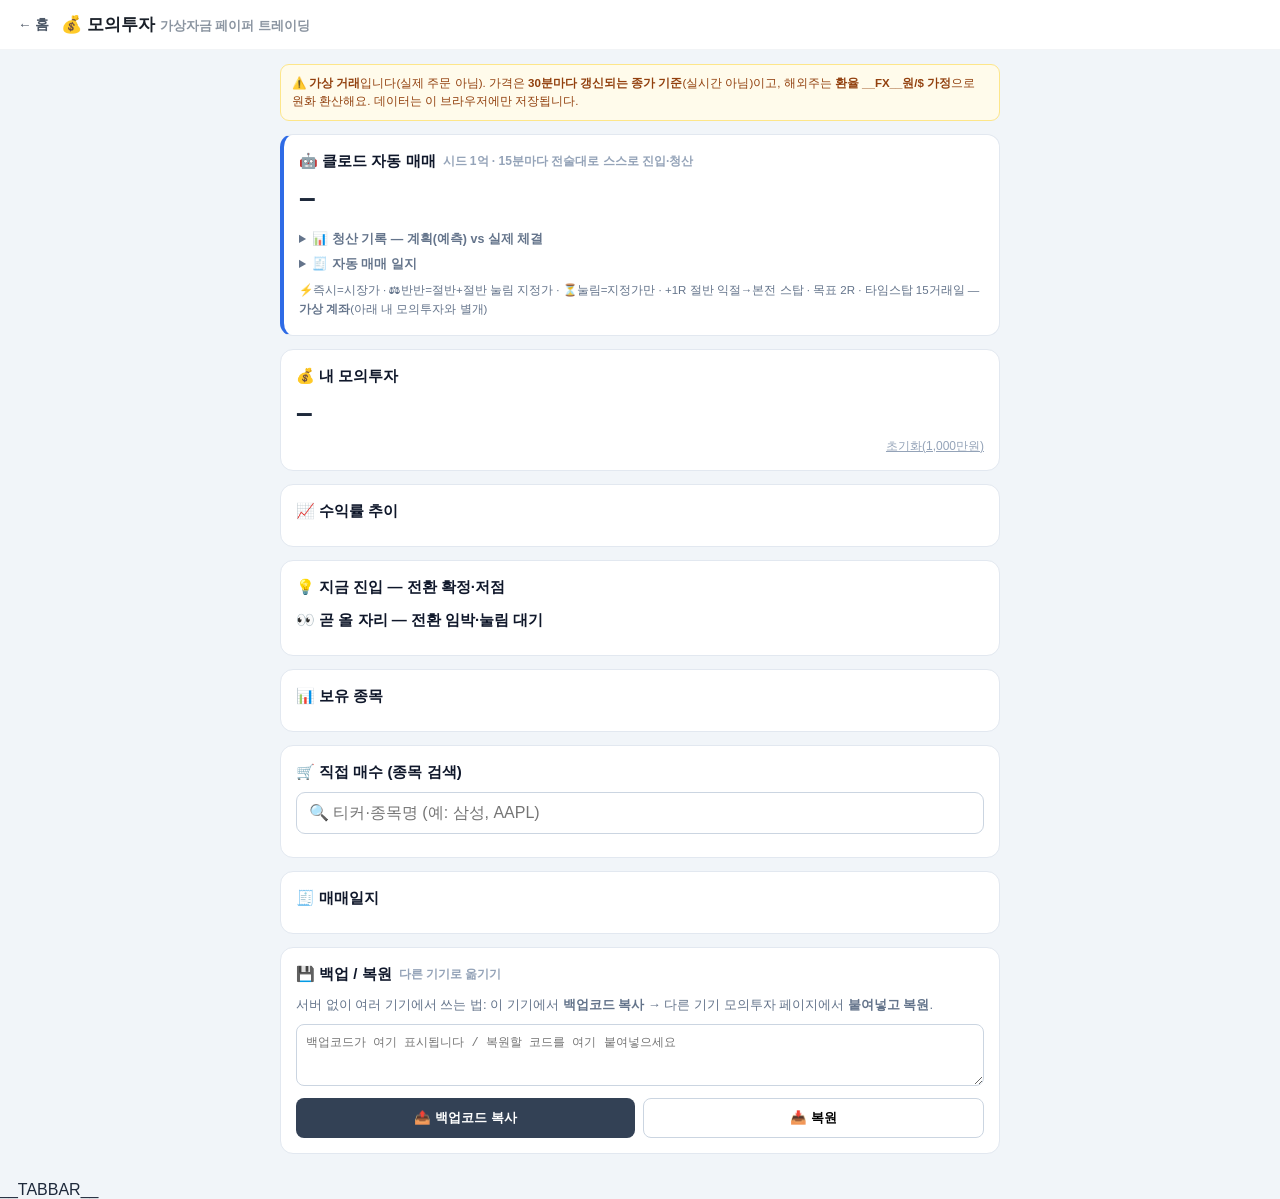
<file: scanner/templates/paper.html>
<!DOCTYPE html><html lang="ko"><head>
<meta charset="utf-8"><meta name="viewport" content="width=device-width, initial-scale=1">
<title>모의투자</title>
<style>
  body{margin:0;font-family:-apple-system,'Segoe UI','Noto Sans KR',sans-serif;
    background:#f1f5f9;color:#1e293b}
  header{background:#fff;color:#191f28;padding:13px 18px;border-bottom:1px solid #f2f4f6;
    display:flex;align-items:center;gap:12px}
  header a{color:#4e5968;font-size:13.5px;font-weight:700;text-decoration:none}
  header h1{margin:0;font-size:17px;font-weight:800}
  header h1 span{color:#8b95a1!important}
  .wrap{max-width:720px;margin:0 auto;padding:14px}
  .card{background:#fff;border:1px solid #e2e8f0;border-radius:13px;padding:15px;margin-bottom:13px}
  .sumv{font-size:30px;font-weight:800;letter-spacing:-.5px}
  .sub{font-size:13px;color:#64748b;margin-top:5px;line-height:1.7}
  .up{color:#f04452}.dn{color:#3182f6}
  h2{font-size:15px;margin:2px 0 10px;color:#0f172a;display:flex;align-items:center;gap:7px}
  h2 .cnt{font-size:12px;color:#94a3b8;font-weight:600}
  .pick{border:1px solid #e2e8f0;border-radius:11px;padding:11px 12px;margin-bottom:9px}
  .pick.now{border-left:4px solid #16a34a}
  .pick.watch{border-left:4px solid #f59e0b}
  .pick .ph{display:flex;align-items:center;gap:7px;flex-wrap:wrap}
  .pick .nm{font-size:15px;font-weight:700}
  .pick .nm a{color:#0f172a;text-decoration:none}
  .pick .tag{font-size:11px;font-weight:700;padding:2px 8px;border-radius:999px;background:#f1f5f9;color:#475569}
  .pick .vd{font-size:12.5px;font-weight:800;margin:7px 0 4px}
  .pick .th{font-size:12.5px;color:#334155;line-height:1.65}
  .pick .lv{font-size:12px;color:#475569;margin-top:7px;display:flex;gap:12px;flex-wrap:wrap}
  .pick .lv b{color:#0f172a}
  .pick .buy{margin-top:9px;width:100%;padding:9px;border:0;border-radius:9px;
    background:#f04452;color:#fff;font-size:14px;font-weight:700;cursor:pointer}
  .pick.watch .buy{background:#fff;color:#b45309;border:1px solid #fcd34d}
  table{width:100%;border-collapse:collapse;font-size:13px}
  th,td{padding:8px 6px;border-bottom:1px solid #eef2f7;text-align:right}
  th{color:#64748b;font-size:11px;font-weight:700}
  td.l,th.l{text-align:left}
  .sell{padding:5px 10px;border:1px solid #bcd7ff;background:#fff;color:#3182f6;
    border-radius:7px;font-size:12px;font-weight:700;cursor:pointer}
  .srch input{width:100%;box-sizing:border-box;padding:11px 12px;border:1px solid #cbd5e1;
    border-radius:9px;font-size:16px}
  .res{margin-top:8px} .res .r{display:flex;align-items:center;gap:8px;padding:7px 4px;
    border-bottom:1px solid #f1f5f9;font-size:13px}
  .res .r .bu{margin-left:auto;padding:5px 12px;border:0;border-radius:7px;background:#15803d;
    color:#fff;font-weight:700;cursor:pointer;font-size:12px}
  .logi{font-size:12.5px;padding:6px 2px;border-bottom:1px solid #f1f5f9;display:flex;gap:8px}
  .logi .b{color:#16a34a;font-weight:700}.logi .s{color:#dc2626;font-weight:700}
  .logi .tm{color:#94a3b8;margin-left:auto;font-size:11px}
  #apos{overflow-x:auto;-webkit-overflow-scrolling:touch}
  #apos table{min-width:480px}
  .muted{color:#94a3b8;font-size:12.5px;text-align:center;padding:14px}
  .rst{font-size:12px;color:#94a3b8;cursor:pointer;text-decoration:underline}
  .warn{font-size:11.5px;color:#92400e;background:#fffbeb;border:1px solid #fde68a;
    border-radius:9px;padding:9px 11px;margin-bottom:13px;line-height:1.6}
  .flag{font-size:12px;margin-right:2px}
  .vlab{font-size:10.5px;color:#94a3b8;text-align:center;margin-top:4px}
  /* 인앱 모달(수량 입력) — prompt() 대체 */
  #mask{position:fixed;inset:0;background:rgba(15,23,42,.45);z-index:50;display:none;
    align-items:flex-end;justify-content:center}
  #mask.show{display:flex}
  .sheet{background:#fff;border-radius:16px 16px 0 0;padding:18px 18px 22px;width:100%;
    max-width:480px;box-sizing:border-box}
  .sheet h3{margin:0 0 6px;font-size:16px}
  .sheet .vtag{display:inline-block;font-size:11px;font-weight:700;color:#92400e;
    background:#fef3c7;border-radius:999px;padding:2px 9px;margin-left:6px;vertical-align:middle}
  .sheet p{margin:0 0 12px;font-size:13px;color:#475569;line-height:1.7;white-space:pre-line}
  .sheet p b{color:#0f172a}
  .sheet input{width:100%;box-sizing:border-box;padding:12px;border:1px solid #cbd5e1;
    border-radius:10px;font-size:16px;margin-bottom:6px}
  .sheet .qmax{font-size:12px;color:#3182f6;cursor:pointer;font-weight:700;
    margin-bottom:12px;display:inline-block}
  .sheet .btns{display:flex;gap:8px}
  .sheet .btns button{flex:1;padding:12px;border-radius:10px;font-size:14px;font-weight:700;cursor:pointer}
  #mok{border:0;background:#f04452;color:#fff}
  #mok.sellm{background:#3182f6}
  #mno{border:1px solid #e5e8eb;background:#fff;color:#475569}
  @media(min-width:641px){#mask{align-items:center}.sheet{border-radius:16px}}
  /* 토스트(성공/실패 피드백) */
  #toast{position:fixed;left:50%;bottom:26px;transform:translateX(-50%);z-index:60;
    background:#191f28;color:#fff;font-size:13.5px;font-weight:600;border-radius:999px;
    padding:11px 19px;opacity:0;pointer-events:none;transition:opacity .25s;max-width:88vw;
    white-space:nowrap;overflow:hidden;text-overflow:ellipsis}
  #toast.show{opacity:.96}
  #toast.err{background:#dc2626}
  /* 하단 탭바(모바일 공용 내비) */
  .tabbar{position:fixed;left:0;right:0;bottom:0;z-index:40;display:none;
    background:rgba(255,255,255,.96);backdrop-filter:blur(8px);
    border-top:1px solid #e8ebee;padding:6px 8px calc(6px + env(safe-area-inset-bottom))}
  .tabbar a{flex:1;text-align:center;text-decoration:none;font-size:11px;font-weight:700;
    color:#8b95a1;padding:4px 0 2px;border-radius:10px}
  .tabbar a .ti{display:block;font-size:20px;line-height:1.15}
  .tabbar a.on{color:#2e6be6}
  @media(max-width:640px){.tabbar{display:flex}body{padding-bottom:64px}}
  /* 🤖 자동매매 수익 대시보드 */
  .dash{display:grid;grid-template-columns:repeat(4,1fr);gap:8px;margin:10px 0}
  .kpi{background:#f8f9fb;border:1px solid #eceff3;border-radius:11px;padding:10px 8px;text-align:center}
  .kpi b{display:block;font-size:18px;letter-spacing:-.4px;font-variant-numeric:tabular-nums}
  .kpi span{font-size:10.5px;color:#8b95a1;font-weight:600}
  .kpi b.up{color:#f04452}.kpi b.dn{color:#3182f6}.kpi b.ac{color:#2e6be6}
  @media(max-width:520px){.dash{grid-template-columns:repeat(2,1fr)}}
  .eqwrap{background:#fff;border:1px solid #eceff3;border-radius:11px;padding:12px 12px 8px;margin-bottom:10px}
  .eqwrap .eh{display:flex;justify-content:space-between;align-items:baseline;margin-bottom:4px}
  .eqwrap .eh b{font-size:13px}.eqwrap .eh span{font-size:11px;color:#8b95a1}
  .eqsvg{width:100%;height:120px;display:block}
  .modebars{margin:2px 0 4px}
  .mb{display:flex;align-items:center;gap:8px;font-size:12px;margin:5px 0}
  .mb .lbl{width:56px;color:#475569;font-weight:600;flex:0 0 auto}
  .mb .track{flex:1;height:14px;background:#eef1f5;border-radius:999px;overflow:hidden;position:relative}
  .mb .fill{height:100%;border-radius:999px}
  .mb .val{width:88px;text-align:right;color:#475569;font-variant-numeric:tabular-nums;flex:0 0 auto;font-size:11px}
</style></head><body>
<header><a href="index.html">&larr; 홈</a>
<h1>💰 모의투자 <span style="font-size:13px">가상자금 페이퍼 트레이딩</span></h1></header>
<div class="wrap">
  <div class="warn">⚠️ <b>가상 거래</b>입니다(실제 주문 아님). 가격은 <b>30분마다 갱신되는 종가 기준</b>(실시간 아님)이고,
    해외주는 <b>환율 __FX__원/$ 가정</b>으로 원화 환산해요. 데이터는 이 브라우저에만 저장됩니다.</div>

  <div class="card" style="border-left:4px solid #2e6be6">
    <h2>🤖 클로드 자동 매매 <span class="cnt">시드 1억 · 15분마다 전술대로 스스로 진입·청산</span></h2>
    <div class="sumv" id="asumv">–</div>
    <div class="sub" id="asumsub"></div>
    <!-- KPI 타일 -->
    <div class="dash" id="adash" style="display:none">
      <div class="kpi"><b id="k_ret">–</b><span>수익률</span></div>
      <div class="kpi"><b id="k_win">–</b><span>승률</span></div>
      <div class="kpi"><b id="k_r">–</b><span>평균 R</span></div>
      <div class="kpi"><b id="k_pos">–</b><span>보유·대기</span></div>
    </div>
    <!-- 수익 곡선 -->
    <div class="eqwrap" id="aeqwrap" style="display:none">
      <div class="eh"><b>📈 수익 곡선</b><span id="aeqsub"></span></div>
      <svg class="eqsvg" id="aeqsvg" viewBox="0 0 600 120" preserveAspectRatio="none"></svg>
    </div>
    <!-- 전술별 성적 막대 -->
    <div class="modebars" id="amodes"></div>
    <div id="astat" style="margin-top:6px;font-size:12px;color:#334155;background:#f8fafc;border:1px solid #e2e8f0;border-radius:9px;padding:8px 11px;line-height:1.7;display:none"></div>
    <div id="apos" style="margin-top:8px"></div>
    <div id="apend"></div>
    <details style="margin-top:8px" id="aclw"><summary style="cursor:pointer;font-size:12.5px;color:#64748b;font-weight:700">📊 청산 기록 — 계획(예측) vs 실제 체결</summary>
      <div id="aclosed" style="margin-top:6px;overflow-x:auto"></div></details>
    <details style="margin-top:8px"><summary style="cursor:pointer;font-size:12.5px;color:#64748b;font-weight:700">🧾 자동 매매 일지</summary>
      <div id="alog" style="margin-top:6px"></div></details>
    <div class="sub" style="margin-top:8px;font-size:11.5px">⚡즉시=시장가 · ⚖반반=절반+절반 눌림 지정가 · ⏳눌림=지정가만 ·
      +1R 절반 익절→본전 스탑 · 목표 2R · 타임스탑 15거래일 — <b>가상 계좌</b>(아래 내 모의투자와 별개)</div>
  </div>

  <div class="card">
    <h2>💰 내 모의투자</h2>
    <div class="sumv" id="sumv">–</div>
    <div class="sub" id="sumsub"></div>
    <div style="text-align:right;margin-top:6px"><span class="rst" onclick="reset()">초기화(1,000만원)</span></div>
  </div>

  <div class="card">
    <h2>📈 수익률 추이</h2>
    <div id="chart"></div>
  </div>

  <div class="card">
    <h2>💡 지금 진입 — 전환 확정·저점 <span class="cnt" id="nown"></span></h2>
    <div id="picksNow"></div>
    <h2 style="margin-top:14px">👀 곧 올 자리 — 전환 임박·눌림 대기 <span class="cnt" id="watchn"></span></h2>
    <div id="picksWatch"></div>
  </div>

  <div class="card">
    <h2>📊 보유 종목</h2>
    <div id="holds"></div>
  </div>

  <div class="card srch">
    <h2>🛒 직접 매수 (종목 검색)</h2>
    <input id="q" type="search" placeholder="🔍 티커·종목명 (예: 삼성, AAPL)" oninput="search(this.value)">
    <div class="res" id="res"></div>
  </div>

  <div class="card">
    <h2>🧾 매매일지</h2>
    <div id="log"></div>
  </div>

  <div class="card">
    <h2>💾 백업 / 복원 <span class="cnt">다른 기기로 옮기기</span></h2>
    <div class="sub" style="margin:0 0 8px">서버 없이 여러 기기에서 쓰는 법: 이 기기에서 <b>백업코드 복사</b> → 다른 기기 모의투자 페이지에서 <b>붙여넣고 복원</b>.</div>
    <textarea id="ioarea" rows="3" style="width:100%;box-sizing:border-box;border:1px solid #cbd5e1;border-radius:8px;padding:9px;font-size:12px" placeholder="백업코드가 여기 표시됩니다 / 복원할 코드를 여기 붙여넣으세요"></textarea>
    <div style="display:flex;gap:8px;margin-top:8px">
      <button onclick="exportData()" style="flex:1;padding:10px;border:0;border-radius:8px;background:#334155;color:#fff;font-weight:700;cursor:pointer">📤 백업코드 복사</button>
      <button onclick="importData()" style="flex:1;padding:10px;border:1px solid #cbd5e1;border-radius:8px;background:#fff;font-weight:700;cursor:pointer">📥 복원</button>
    </div>
  </div>
</div>
<div id="mask" role="dialog" aria-modal="true"><div class="sheet">
  <h3><span id="mtt"></span><span class="vtag">가상 거래</span></h3>
  <p id="mtx"></p>
  <input id="min" type="number" min="1" step="1" style="display:none" aria-label="수량">
  <span class="qmax" id="mqmax" style="display:none" onclick="qMax()"></span>
  <div class="btns"><button id="mno" onclick="mHide()">취소</button><button id="mok">확인</button></div>
</div></div>
<div id="toast" role="status" aria-live="polite"></div>
__TABBAR__
<script>
  var FX=__FX__, PRICES=__PRICES__, PICKS=__PICKS__, START=10000000;
  // ── 모달/토스트 유틸(prompt·alert 대체) ─────────────────────
  var _mmax=0, _ttmr=null;
  function toast(msg,err){
    var t=document.getElementById('toast');
    t.textContent=msg; t.classList.toggle('err',!!err); t.classList.add('show');
    clearTimeout(_ttmr); _ttmr=setTimeout(function(){t.classList.remove('show');},2400);
  }
  function mShow(o){ // {title,text,qty:{val,max},sell,okLabel,onok(v)}
    document.getElementById('mtt').textContent=o.title;
    document.getElementById('mtx').innerHTML=o.text||'';
    var inp=document.getElementById('min'), qm=document.getElementById('mqmax');
    inp.style.display=o.qty?'block':'none';
    qm.style.display=o.qty?'inline-block':'none';
    if(o.qty){inp.value=o.qty.val||''; _mmax=o.qty.max||0;
      qm.textContent='최대 '+_mmax.toLocaleString('ko-KR')+'주 채우기';}
    var ok=document.getElementById('mok');
    ok.textContent=o.okLabel||'확인';
    ok.classList.toggle('sellm',!!o.sell);
    ok.onclick=function(){var v=o.qty?inp.value:null; mHide(); o.onok(v);};
    document.getElementById('mask').classList.add('show');
    if(o.qty)inp.focus();
  }
  function mHide(){document.getElementById('mask').classList.remove('show');}
  function qMax(){document.getElementById('min').value=_mmax;}
  document.getElementById('mask').addEventListener('click',function(e){
    if(e.target===this)mHide();});
  function load(){var a;try{a=JSON.parse(localStorage.getItem('paper_v1'));}catch(e){a=null;}
    if(!a||!a.pos){a={cash:START,start:START,pos:{},log:[]};}return a;}
  function save(a){localStorage.setItem('paper_v1',JSON.stringify(a));}
  function won(v){return Math.round(v).toLocaleString('ko-KR')+'원';}
  function fmtP(p,c){return c==='USD'?('$'+p.toLocaleString('en-US',{minimumFractionDigits:2,maximumFractionDigits:2})):(Math.round(p).toLocaleString('ko-KR')+'원');}
  function krw(p,c){return c==='USD'?p*FX:p;}
  function flag(c){return c==='KRW'?'🇰🇷':'🇺🇸';}
  function curPrice(code,fallback){var s=PRICES[code];return s?s[1]:fallback;}

  function render(){
    var a=load();
    var stock=0;
    for(var code in a.pos){var p=a.pos[code];stock+=krw(curPrice(code,p.avg),p.ccy)*p.q;}
    var total=a.cash+stock, pl=total-a.start, pct=a.start?pl/a.start*100:0;
    var cls=pl>=0?'up':'dn', sign=pl>=0?'+':'';
    document.getElementById('sumv').innerHTML=won(total)+' <span class="'+cls+'" style="font-size:18px">'+sign+pct.toFixed(2)+'%</span>';
    document.getElementById('sumsub').innerHTML='현금 '+won(a.cash)+' · 주식 '+won(stock)
      +' · 평가손익 <span class="'+cls+'">'+sign+won(pl)+'</span> · 시작금 '+won(a.start);
    renderHolds(a); renderLog(a); renderChart(snapshot(total));
  }
  // 수익률 추이: 방문할 때마다 하루 1점씩 총평가액 스냅샷 저장 → equity curve
  function loadHist(){try{return JSON.parse(localStorage.getItem('paper_hist'))||[];}catch(e){return [];}}
  function snapshot(total){
    var h=loadHist(), today=new Date().toISOString().slice(0,10);
    if(h.length&&h[h.length-1].d===today){h[h.length-1].v=total;}
    else{h.push({d:today,v:total});}
    if(h.length>180)h=h.slice(-180);
    localStorage.setItem('paper_hist',JSON.stringify(h));
    return h;
  }
  function renderChart(h){
    var el=document.getElementById('chart');
    if(!h||h.length<2){el.innerHTML='<div class="muted">매일 방문하면 점이 하루 1개씩 쌓여 수익률 곡선이 그려져요 (현재 '+((h&&h.length)||1)+'일째).</div>';return;}
    var vs=h.map(function(x){return x.v;});
    var mn=Math.min.apply(null,vs.concat([START])), mx=Math.max.apply(null,vs.concat([START]));
    var W=600,H=140,pad=10,rng=(mx-mn)||1;
    function X(i){return pad+i*(W-2*pad)/(h.length-1);}
    function Y(v){return pad+(H-2*pad)*(1-(v-mn)/rng);}
    var pts=h.map(function(x,i){return X(i).toFixed(1)+','+Y(x.v).toFixed(1);}).join(' ');
    var last=vs[vs.length-1], up=last>=START, col=up?'#16a34a':'#dc2626', bY=Y(START).toFixed(1);
    el.innerHTML='<svg viewBox="0 0 '+W+' '+H+'" preserveAspectRatio="none" style="width:100%;height:140px">'
      +'<line x1="'+pad+'" y1="'+bY+'" x2="'+(W-pad)+'" y2="'+bY+'" stroke="#cbd5e1" stroke-dasharray="4 4"/>'
      +'<polyline points="'+pts+'" fill="none" stroke="'+col+'" stroke-width="2" stroke-linejoin="round"/></svg>'
      +'<div class="sub">최근 '+h.length+'일 · 점선=시작금 '+won(START)+'</div>';
  }
  // 백업/복원: 서버 없이 다른 기기로 이전(base64로 직렬화)
  function exportData(){
    var blob={a:load(),h:loadHist()};
    var s=btoa(unescape(encodeURIComponent(JSON.stringify(blob))));
    var t=document.getElementById('ioarea'); t.value=s; t.focus(); t.select();
    try{document.execCommand('copy');}catch(e){}
    toast('백업코드 복사 완료 — 다른 기기 복원칸에 붙여넣으세요');
  }
  function importData(){
    var s=(document.getElementById('ioarea').value||'').trim();
    if(!s){toast('복원할 백업코드를 붙여넣으세요',true);return;}
    try{var blob=JSON.parse(decodeURIComponent(escape(atob(s))));
      if(blob.a&&blob.a.pos)save(blob.a);
      if(blob.h)localStorage.setItem('paper_hist',JSON.stringify(blob.h));
      render(); toast('✅ 복원 완료');
    }catch(e){toast('복원 실패 — 백업코드가 올바른지 확인하세요',true);}
  }
  function renderHolds(a){
    var codes=Object.keys(a.pos), h=document.getElementById('holds');
    if(!codes.length){h.innerHTML='<div class="muted">보유 종목 없음 — 위 추천이나 검색에서 매수해보세요.</div>';return;}
    var rows='<table><tr><th class=l>종목</th><th>수량</th><th>평단</th><th>현재가</th><th>평가손익</th><th></th></tr>';
    codes.forEach(function(code){var p=a.pos[code];var cur=curPrice(code,p.avg);
      var plp=(cur/p.avg-1)*100, plv=(krw(cur,p.ccy)-krw(p.avg,p.ccy))*p.q;
      var cls=plv>=0?'up':'dn',sg=plv>=0?'+':'';
      rows+='<tr><td class=l><span class=flag>'+flag(p.ccy)+'</span><a href="stocks/'+code+'.html" style="color:#1d4ed8;text-decoration:none">'+p.name+'</a></td>'
        +'<td>'+p.q+'</td><td>'+fmtP(p.avg,p.ccy)+'</td><td>'+fmtP(cur,p.ccy)+'</td>'
        +'<td class="'+cls+'">'+sg+won(plv)+'<br><span style=font-size:11px>'+sg+plp.toFixed(1)+'%</span></td>'
        +'<td><button class=sell aria-label="'+p.name+' 모의 매도" onclick="sellP(\''+code+'\')">매도</button></td></tr>';
    });
    h.innerHTML=rows+'</table>';
  }
  function renderLog(a){
    var l=document.getElementById('log');
    if(!a.log.length){l.innerHTML='<div class="muted">거래 내역 없음.</div>';return;}
    l.innerHTML=a.log.slice(0,40).map(function(x){
      var d=new Date(x.t), ds=(d.getMonth()+1)+'/'+d.getDate()+' '+('0'+d.getHours()).slice(-2)+':'+('0'+d.getMinutes()).slice(-2);
      return '<div class=logi><span class="'+(x.type==='buy'?'b':'s')+'">'+(x.type==='buy'?'매수':'매도')+'</span>'
        +'<span>'+flag(x.ccy)+' '+x.name+' '+x.q+'주 @ '+fmtP(x.price,x.ccy)+'</span>'
        +'<span class=tm>'+won(x.amt)+' · '+ds+'</span></div>';
    }).join('');
  }
  function pickCard(p,kind){
    // 진입가 표기 — '지금 진입' 픽은 정의상 현재가가 곧 타점이라 진입=현재가.
    //   즉시/반반: 지금 현재가에 매수 → "= 현재가(지금이 타점)" 명시(오해 방지).
    //   눌림 지정가: 실제 주문은 현재가보다 낮은 pb_price → 그걸 진입가로 전면에.
    var cur=(p.price!=null?p.price:p.entry), t=p.tactic||{};
    var note='font-size:11px;color:#94a3b8;font-weight:400';
    var ent;
    if(t.mode==='pullback'&&t.pb_price){
      ent='<b>진입</b> '+fmtP(t.pb_price,p.ccy)+' <span style="'+note+'">눌림 지정가 · 현재 '+fmtP(cur,p.ccy)+'</span>';
    }else if(Math.abs((p.entry||0)-cur)<1e-6){
      ent='<b>진입</b> '+fmtP(p.entry,p.ccy)+' <span style="'+note+'">= 현재가(지금이 타점)</span>';
    }else{
      ent='<b>진입</b> '+fmtP(p.entry,p.ccy);
    }
    var lv=ent+' · <b>손절</b> '+fmtP(p.stop,p.ccy)+' · <b>목표</b> '+fmtP(p.target,p.ccy);
    var vc=p.verdict.indexOf('타당')>=0?'up':(p.verdict.indexOf('회피')>=0?'dn':'');
    return '<div class="pick '+kind+'"><div class=ph><span class=flag>'+flag(p.ccy)+'</span>'
      +'<span class=nm><a href="stocks/'+p.code+'.html">'+p.name+'</a></span>'
      +'<span class=tag>'+p.sig+'</span>'+(p.stage?'<span class=tag>'+p.stage+'</span>':'')
      +(p.range_pos!=null?'<span class=tag style="background:#eff6ff;color:#1d4ed8">📍 저점권 '+p.range_pos+'%</span>':'')
      +(p.freshness?'<span class=tag style="'+(p.fresh?'background:#fff7ed;color:#c2410c':'background:#f1f5f9;color:#64748b')+'">'+p.freshness+'</span>':'')
      +(p.tactic?'<span class=tag style="background:#eaf3ff;color:#1d6ce0">'+p.tactic.label+'</span>':'')+'</div>'
      +'<div class="vd '+vc+'">'+p.verdict+'</div>'
      +'<div class=th>🤖 클로드라면: '+p.thesis+'</div>'
      +'<div class=lv>'+lv+'</div>'
      +'<button class=buy aria-label="'+p.name+' 모의 매수" onclick="buyP(\''+p.code+'\')">'
      +(kind==='now'?'💰 모의 매수':'💰 그래도 모의 매수')+'</button>'
      +'<div class=vlab>가상 거래 — 실제 주문이 아니에요</div></div>';
  }
  function renderPicks(){
    document.getElementById('picksNow').innerHTML=PICKS.now.length?PICKS.now.map(function(p){return pickCard(p,'now');}).join(''):'<div class=muted>지금 진입 타당한 종목 없음(시장 하락 등). 관찰 목록을 보세요.</div>';
    document.getElementById('picksWatch').innerHTML=PICKS.watch.length?PICKS.watch.map(function(p){return pickCard(p,'watch');}).join(''):'<div class=muted>관찰 대상 없음.</div>';
    document.getElementById('nown').textContent=PICKS.now.length+'개';
    document.getElementById('watchn').textContent=PICKS.watch.length+'개';
  }
  function buyP(code){
    var s=PRICES[code]; if(!s){toast('가격 정보 없음',true);return;}
    var name=s[0],price=s[1],ccy=s[2], per=krw(price,ccy);
    var a=load();
    var max=Math.floor(a.cash/per);
    if(max<1){toast('현금 부족 — 1주 가격 '+won(per)+' / 보유 '+won(a.cash),true);return;}
    mShow({title:name+' 모의 매수', okLabel:'매수 (가상)',
      text:'현재가 <b>'+fmtP(price,ccy)+'</b> (1주 ≈ '+won(per)+')\n현금 '+won(a.cash)+' → 최대 '+max.toLocaleString('ko-KR')+'주',
      qty:{val:1,max:max},
      onok:function(v){
        var q=parseInt(v);
        if(!(q>0)){toast('수량을 1 이상 입력하세요',true);return;}
        var cost=Math.round(per*q);
        if(cost>a.cash){toast('현금 부족 — 필요 '+won(cost)+' / 보유 '+won(a.cash),true);return;}
        a.cash-=cost;
        var p=a.pos[code]||{q:0,avg:0,ccy:ccy,name:name};
        p.avg=(p.avg*p.q+price*q)/(p.q+q); p.q+=q; p.name=name; a.pos[code]=p;
        a.log.unshift({t:Date.now(),type:'buy',code:code,name:name,q:q,price:price,ccy:ccy,amt:cost});
        save(a); render();
        toast('✅ 모의 매수 완료 — '+name+' '+q+'주 · '+won(cost));
      }});
  }
  function sellP(code){
    var a=load(); var p=a.pos[code]; if(!p)return;
    var price=curPrice(code,p.avg), per=krw(price,p.ccy);
    mShow({title:p.name+' 모의 매도', okLabel:'매도 (가상)', sell:true,
      text:'보유 <b>'+p.q+'주</b> · 현재가 <b>'+fmtP(price,p.ccy)+'</b>',
      qty:{val:p.q,max:p.q},
      onok:function(v){
        var q=v?parseInt(v):p.q;
        if(!(q>0)||q>p.q){toast('수량은 1~'+p.q+'주 사이여야 해요',true);return;}
        var proceeds=Math.round(per*q);
        a.cash+=proceeds; p.q-=q; if(p.q<=0)delete a.pos[code];
        a.log.unshift({t:Date.now(),type:'sell',code:code,name:p.name,q:q,price:price,ccy:p.ccy,amt:proceeds});
        save(a); render();
        toast('✅ 모의 매도 완료 — '+q+'주 · '+won(proceeds)+' 입금');
      }});
  }
  function search(v){
    v=(v||'').trim().toLowerCase(); var res=document.getElementById('res');
    if(!v){res.innerHTML='';return;}
    var hits=[],n=0;
    for(var code in PRICES){var s=PRICES[code];
      if(code.toLowerCase().indexOf(v)>=0||s[0].toLowerCase().indexOf(v)>=0){
        hits.push('<div class=r><span class=flag>'+flag(s[2])+'</span><a href="stocks/'+code+'.html" style="color:#1d4ed8;text-decoration:none">'+s[0]+'</a> <span style=color:#94a3b8;font-size:11px>'+code+' · '+fmtP(s[1],s[2])+'</span><button class=bu aria-label="'+s[0]+' 모의 매수" onclick="buyP(\''+code+'\')">매수</button></div>');
        if(++n>=20)break;}}
    res.innerHTML=hits.length?hits.join(''):'<div class=muted>검색 결과 없음</div>';
  }
  function reset(){
    mShow({title:'모의투자 초기화', okLabel:'초기화',
      text:'보유·현금·일지를 모두 삭제하고 1,000만원으로 되돌립니다.',
      onok:function(){save({cash:START,start:START,pos:{},log:[]});render();
        toast('초기화 완료 — 가상자금 1,000만원');}});
  }
  // ── 🤖 클로드 자동 매매(빌드 시점 주입) — 읽기 전용 표시 ──
  var AUTOP=__AUTOP__;
  function drawEquity(hist){
    var wrap=document.getElementById('aeqwrap'), svg=document.getElementById('aeqsvg');
    if(!hist||hist.length<2){wrap.style.display='none';return;}
    wrap.style.display='block';
    var W=600,H=120,pad=8;
    var vs=hist.map(function(x){return x.v;});
    var base=AUTOP.start;
    var mn=Math.min.apply(null,vs.concat([base])), mx=Math.max.apply(null,vs.concat([base]));
    var rng=(mx-mn)||1;
    function X(i){return pad+i*(W-2*pad)/(hist.length-1);}
    function Y(v){return pad+(H-2*pad)*(1-(v-mn)/rng);}
    var last=vs[vs.length-1], up=last>=base;
    var col=up?'#f04452':'#3182f6';          // 한국식: 이익=빨강 / 손실=파랑
    var line=hist.map(function(x,i){return X(i).toFixed(1)+','+Y(x.v).toFixed(1);}).join(' ');
    var area=pad+','+ (H-pad) +' '+line+' '+(W-pad)+','+(H-pad);
    var bY=Y(base).toFixed(1);
    svg.innerHTML=
      '<defs><linearGradient id="eg" x1="0" y1="0" x2="0" y2="1">'
      +'<stop offset="0" stop-color="'+col+'" stop-opacity="0.18"/>'
      +'<stop offset="1" stop-color="'+col+'" stop-opacity="0"/></linearGradient></defs>'
      +'<line x1="'+pad+'" y1="'+bY+'" x2="'+(W-pad)+'" y2="'+bY+'" stroke="#cbd5e1" stroke-width="1" stroke-dasharray="4 4"/>'
      +'<polygon points="'+area+'" fill="url(#eg)"/>'
      +'<polyline points="'+line+'" fill="none" stroke="'+col+'" stroke-width="2" stroke-linejoin="round" stroke-linecap="round"/>'
      +'<circle cx="'+X(hist.length-1).toFixed(1)+'" cy="'+Y(last).toFixed(1)+'" r="3.5" fill="'+col+'"/>';
    document.getElementById('aeqsub').textContent='최근 '+hist.length+'일 · 점선=시드 '+won(base);
  }
  function drawModes(S){
    var box=document.getElementById('amodes');
    if(!S||!S.by_mode||!Object.keys(S.by_mode).length){box.innerHTML='';return;}
    var lab={full:'⚡즉시',half:'⚖반반',pullback:'⏳눌림'};
    var html='<div style="font-size:12px;font-weight:700;color:#334155;margin:6px 0 2px">전술별 승률</div>';
    ['full','half','pullback'].forEach(function(m){
      var v=S.by_mode[m]; if(!v)return;
      var c=v.avg_r>=0?'#f04452':'#3182f6';
      html+='<div class=mb><span class=lbl>'+lab[m]+'</span>'
        +'<span class=track><span class=fill style="width:'+v.win_rate+'%;background:'+c+'"></span></span>'
        +'<span class=val>'+v.win_rate+'% · '+(v.avg_r>=0?'+':'')+v.avg_r+'R ('+v.n+')</span></div>';
    });
    box.innerHTML=html;
  }
  function renderAuto(){
    if(!AUTOP||!AUTOP.start){document.getElementById('asumv').textContent='곧 첫 매매를 시작해요 (월요일 09:00 개장부터)';return;}
    var cls=AUTOP.ret_pct>=0?'up':'dn', sg=AUTOP.ret_pct>=0?'+':'';
    document.getElementById('asumv').innerHTML=won(AUTOP.equity)
      +' <span class="'+cls+'" style="font-size:18px">'+sg+AUTOP.ret_pct.toFixed(2)+'%</span>';
    var capv=(AUTOP.cap_violations||[]).length;
    var capnote=' · <span title="한 종목에 총자산의 1/3 초과 투입 금지">종목당 상한 '
      +(AUTOP.pos_cap_pct||33.3)+'%</span>'
      +(capv?' <span class="dn" style="font-weight:700">⚠️비중위반 '+capv+'건</span>':'');
    document.getElementById('asumsub').innerHTML='현금 '+won(AUTOP.cash)
      +' · 보유 '+AUTOP.positions.length+'종목 · 대기 주문 '+AUTOP.pending.length
      +'건 · 청산 '+AUTOP.trades+'회(익절 '+AUTOP.win_trades+')'+capnote
      +' · '+AUTOP.updated+' 기준';
    // KPI 타일
    var S=AUTOP.stats||{}, all=S.all||{n:0};
    document.getElementById('adash').style.display='grid';
    var kret=document.getElementById('k_ret');
    kret.textContent=sg+AUTOP.ret_pct.toFixed(2)+'%'; kret.className=AUTOP.ret_pct>=0?'up':'dn';
    document.getElementById('k_win').textContent=all.n?all.win_rate+'%':'–';
    document.getElementById('k_win').className='ac';
    var kr=document.getElementById('k_r');
    kr.textContent=all.n?((all.avg_r>=0?'+':'')+all.avg_r+'R'):'–';
    kr.className=all.n&&all.avg_r>=0?'up':(all.n?'dn':'');
    document.getElementById('k_pos').textContent=AUTOP.positions.length+'·'+AUTOP.pending.length;
    document.getElementById('k_pos').className='ac';
    drawEquity(AUTOP.hist);
    drawModes(S);
    var ap=document.getElementById('apos');
    if(AUTOP.positions.length){
      var rows='<table><tr><th class=l>종목</th><th>수량</th><th>평단</th><th>현재가</th><th>손익</th><th>손절</th></tr>';
      AUTOP.positions.forEach(function(p){
        var c=p.pl_krw>=0?'up':'dn', s=p.pl_krw>=0?'+':'';
        rows+='<tr><td class=l><span class=flag>'+flag(p.ccy)+'</span><a href="stocks/'+p.code+'.html" style="color:#1d4ed8;text-decoration:none">'+p.name+'</a>'
          +(p.half_done?' <span style="font-size:10px;color:#16a34a;font-weight:700">본전확보</span>':'')+'</td>'
          +'<td>'+p.q+'</td><td>'+fmtP(p.avg,p.ccy)+'</td><td>'+fmtP(p.price,p.ccy)+'</td>'
          +'<td class="'+c+'">'+s+won(p.pl_krw)+'<br><span style=font-size:11px>'+s+p.pl_pct.toFixed(1)+'%</span></td>'
          +'<td style=font-size:11px>'+fmtP(p.stop,p.ccy)+'</td></tr>';
      });
      ap.innerHTML=rows+'</table>';
    }else ap.innerHTML='<div class=muted>보유 없음 — 타점 오면 자동 진입</div>';
    var pd=document.getElementById('apend');
    pd.innerHTML=AUTOP.pending.length?'<div class=sub style="margin-top:6px">⏳ 눌림 대기: '
      +AUTOP.pending.map(function(o){return flag(o.ccy)+o.name+' '+fmtP(o.limit,o.ccy);}).join(' · ')+'</div>':'';
    // 승률 분석(전술·신선도별) + 예측 대비 실제 체결 편차
    var S=AUTOP.stats;
    if(S&&S.all&&S.all.n>0){
      var el=document.getElementById('astat'); el.style.display='block';
      var ml={full:'⚡즉시',half:'⚖반반',pullback:'⏳눌림'};
      var parts=['📊 <b>승률 '+S.all.win_rate+'%</b> ('+S.all.win+'/'+S.all.n+') · 평균 <b>'
        +(S.all.avg_r>=0?'+':'')+S.all.avg_r+'R</b>'];
      var bm=[];
      for(var m in (S.by_mode||{})){var v=S.by_mode[m];bm.push(ml[m]+' '+v.win_rate+'%('+v.n+')');}
      if(bm.length)parts.push('전술: '+bm.join(' · '));
      if(S.fresh.n||S.stale.n)parts.push('🔥갓전환 '+S.fresh.win_rate+'%('+S.fresh.n+') vs ↗진행 '+S.stale.win_rate+'%('+S.stale.n+')');
      var sl=[];
      if(S.slip_entry_pct!=null)sl.push('진입 체결 '+(S.slip_entry_pct>=0?'+':'')+S.slip_entry_pct+'%');
      if(S.slip_stop_pct!=null)sl.push('손절 체결 '+(S.slip_stop_pct>=0?'+':'')+S.slip_stop_pct+'%');
      if(sl.length)parts.push('예측 대비: '+sl.join(' · '));
      el.innerHTML=parts.join('<br>');
    }
    // 청산 기록 — 계획(진입/손절/목표) vs 실제(체결·청산) 대조표
    var cl=AUTOP.closed||[];
    document.getElementById('aclw').style.display=cl.length?'':'none';
    if(cl.length){
      var rows='<table style="min-width:560px"><tr><th class=l>종목</th><th class=l>사유</th><th>계획 진입/손절/목표</th><th>실제 체결</th><th>청산</th><th>R</th></tr>';
      cl.slice(0,20).forEach(function(x){
        var pln=x.plan?fmtP(x.plan.entry,x.ccy)+' / '+fmtP(x.plan.stop,x.ccy)+' / '+fmtP(x.plan.target,x.ccy):'-';
        var ex=(x.exits||[]).map(function(e){return fmtP(e.price,x.ccy)+'('+e.note.split(' — ')[0]+')';}).join('<br>');
        var rc=x.r>=0?'up':'dn', rs=x.r>=0?'+':'';
        rows+='<tr><td class=l>'+flag(x.ccy)+x.name+'</td>'
          +'<td class=l style="font-size:11px;color:#64748b;max-width:180px">'+((x.ctx&&x.ctx.basis)||'')+'</td>'
          +'<td style=font-size:11.5px>'+pln+'</td>'
          +'<td>'+fmtP(x.fill.avg,x.ccy)+'<br><span style=font-size:10.5px;color:#94a3b8>'+x.fill.q+'주</span></td>'
          +'<td style=font-size:11.5px>'+ex+'</td>'
          +'<td class="'+rc+'"><b>'+rs+x.r+'R</b></td></tr>';
      });
      document.getElementById('aclosed').innerHTML=rows+'</table>';
    }
    document.getElementById('alog').innerHTML=(AUTOP.log||[]).slice(0,15).map(function(x){
      var lab={buy:'매수',sell:'매도',order:'주문',cancel:'취소'}[x.type]||x.type;
      var lc={buy:'b',sell:'s'}[x.type]||'';
      var pl='';
      if(x.pl!=null){var c=x.pl>=0?'up':'dn',s=x.pl>=0?'+':'';
        pl=' <b class="'+c+'">'+s+won(x.pl)+' ('+s+x.pl_pct+'%)</b>';}
      return '<div class=logi><span class="'+lc+'">'+lab+'</span><span>'+flag(x.ccy)+' '+x.name
        +(x.q?' '+x.q+'주':'')+' @ '+fmtP(x.price,x.ccy)+' — '+x.note+pl+'</span><span class=tm>'+x.d+'</span></div>';
    }).join('')||'<div class=muted>거래 없음</div>';
  }
  renderAuto();
  renderPicks(); render();
  // 홈 카드 "모의 매수" 딥링크: paper.html?buy=CODE → 매수 모달 바로 열기
  (function(){
    try{
      var code=new URLSearchParams(location.search).get('buy');
      if(code&&PRICES[code]) buyP(code);
    }catch(e){}
  })();
</script></body></html>
</file>
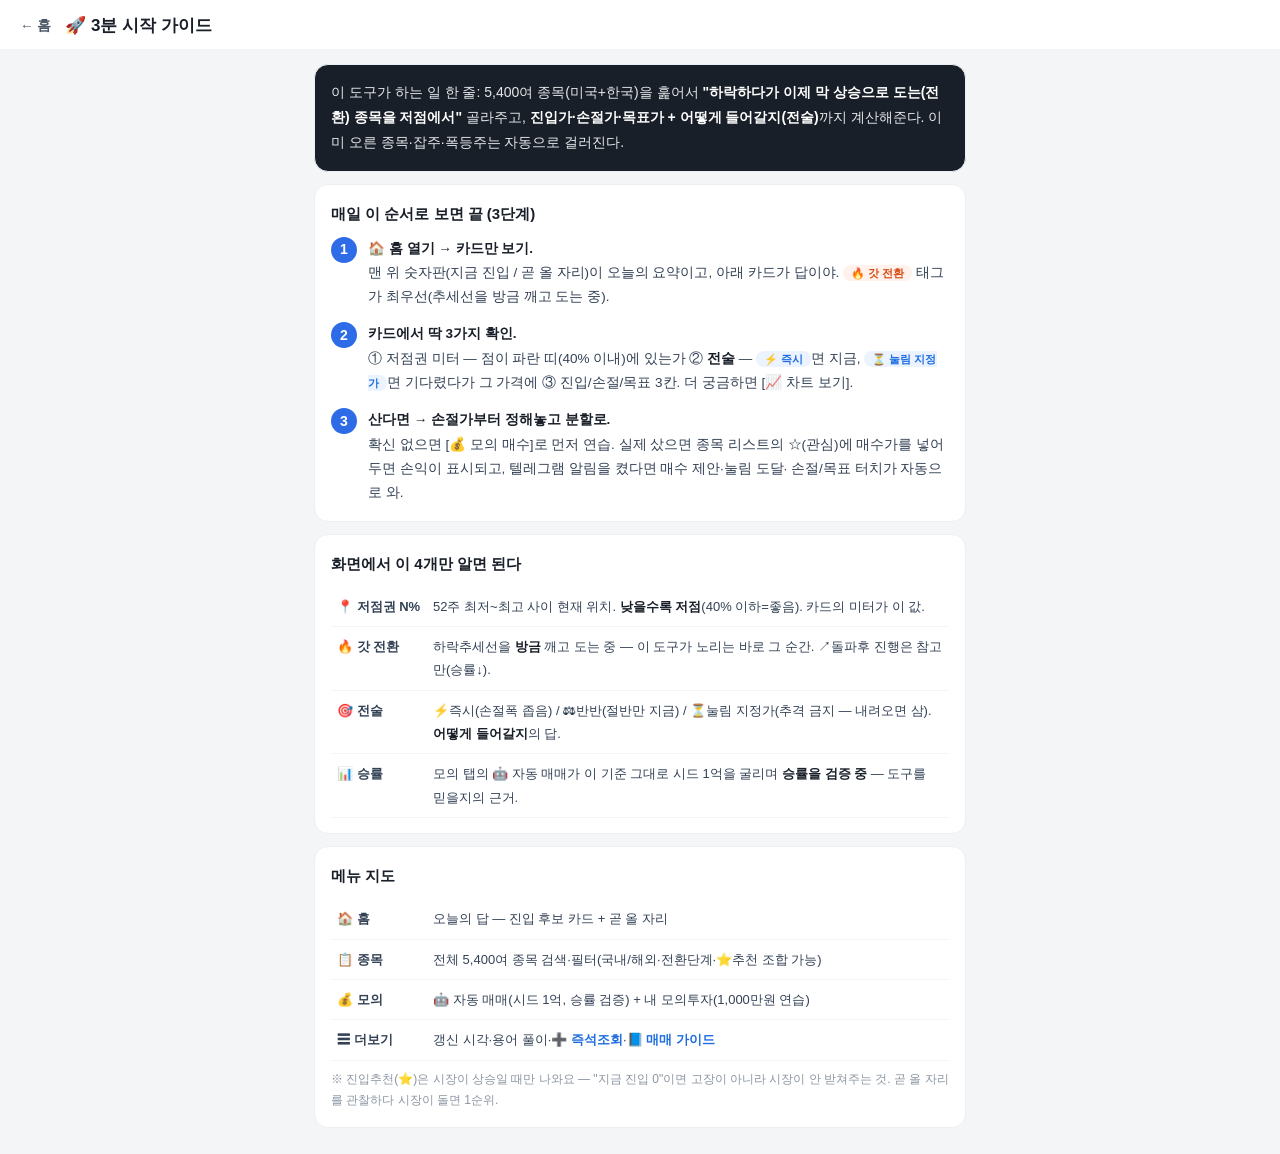
<file: scanner/templates/start.html>
<!DOCTYPE html><html lang="ko"><head>
<meta charset="utf-8"><meta name="viewport" content="width=device-width, initial-scale=1">
<title>3분 시작 가이드 — 종목 스크리너</title>
<style>
  :root{--bg:#f4f5f7;--card:#fff;--ink:#191f28;--sub:#8b95a1;--line:#f2f4f6;
    --accent:#2e6be6;--up:#f04452;--down:#3182f6;--soft:#eef1f5}
  *{box-sizing:border-box}
  body{margin:0;font-family:-apple-system,'Segoe UI','Noto Sans KR',sans-serif;
    background:var(--bg);color:var(--ink)}
  header{background:var(--card);padding:14px 20px 12px;border-bottom:1px solid var(--line);
    display:flex;align-items:center;gap:14px}
  header a{color:#4e5968;text-decoration:none;font-size:13.5px;font-weight:700}
  header h1{margin:0;font-size:17px;font-weight:800;flex:1}
  main{max-width:680px;margin:0 auto;padding:14px}
  .card{background:var(--card);border:1px solid #eceff3;border-radius:14px;
    padding:15px 16px;margin-bottom:12px;font-size:13.5px;color:#334155;line-height:1.8}
  .card h2{margin:0 0 10px;font-size:15px;color:var(--ink)}
  .card b{color:var(--ink)}
  .one{background:#191f28;color:#e5e8eb;font-size:14px}
  .one b{color:#fff}
  .step{display:flex;gap:11px;margin-bottom:13px}
  .step:last-child{margin-bottom:0}
  .step .n{flex:0 0 26px;height:26px;border-radius:50%;background:var(--accent);color:#fff;
    font-weight:800;font-size:14px;display:flex;align-items:center;justify-content:center}
  .step div{flex:1}
  .tag{font-size:11px;font-weight:700;padding:2px 8px;border-radius:999px;
    background:#fff1eb;color:#d84910}
  .tag.b{background:#eaf3ff;color:#1d6ce0}
  table{width:100%;border-collapse:collapse;font-size:13px}
  td{padding:8px 6px;border-bottom:1px solid var(--line);vertical-align:top}
  td:first-child{white-space:nowrap;font-weight:700;width:96px}
  a.lnk{color:#1d6ce0;font-weight:700;text-decoration:none}
  .dim{color:var(--sub);font-size:12px}
  .tabbar{position:fixed;left:0;right:0;bottom:0;z-index:40;display:none;
    background:rgba(255,255,255,.96);backdrop-filter:blur(8px);
    border-top:1px solid #e8ebee;padding:6px 8px calc(6px + env(safe-area-inset-bottom))}
  .tabbar a{flex:1;text-align:center;text-decoration:none;font-size:11px;font-weight:700;
    color:#8b95a1;padding:4px 0 2px}
  .tabbar a .ti{display:block;font-size:20px;line-height:1.15}
  @media(max-width:640px){.tabbar{display:flex}body{padding-bottom:64px}}
</style></head><body>
<header><a href="index.html">← 홈</a><h1>🚀 3분 시작 가이드</h1></header>
<main>
  <div class="card one">
    이 도구가 하는 일 한 줄: 5,400여 종목(미국+한국)을 훑어서 <b>"하락하다가 이제 막
    상승으로 도는(전환) 종목을 저점에서"</b> 골라주고, <b>진입가·손절가·목표가 +
    어떻게 들어갈지(전술)</b>까지 계산해준다. 이미 오른 종목·잡주·폭등주는 자동으로 걸러진다.
  </div>

  <div class="card">
    <h2>매일 이 순서로 보면 끝 (3단계)</h2>
    <div class="step"><span class="n">1</span><div>
      <b>🏠 홈 열기 → 카드만 보기.</b><br>
      맨 위 숫자판(지금 진입 / 곧 올 자리)이 오늘의 요약이고, 아래 카드가 답이야.
      <span class="tag">🔥 갓 전환</span> 태그가 최우선(추세선을 방금 깨고 도는 중).
    </div></div>
    <div class="step"><span class="n">2</span><div>
      <b>카드에서 딱 3가지 확인.</b><br>
      ① 저점권 미터 — 점이 파란 띠(40% 이내)에 있는가
      ② <b>전술</b> — <span class="tag b">⚡ 즉시</span>면 지금,
      <span class="tag b">⏳ 눌림 지정가</span>면 기다렸다가 그 가격에
      ③ 진입/손절/목표 3칸. 더 궁금하면 [📈 차트 보기].
    </div></div>
    <div class="step"><span class="n">3</span><div>
      <b>산다면 → 손절가부터 정해놓고 분할로.</b><br>
      확신 없으면 [💰 모의 매수]로 먼저 연습. 실제 샀으면 종목 리스트의 ☆(관심)에
      매수가를 넣어두면 손익이 표시되고, 텔레그램 알림을 켰다면 매수 제안·눌림 도달·
      손절/목표 터치가 자동으로 와.
    </div></div>
  </div>

  <div class="card">
    <h2>화면에서 이 4개만 알면 된다</h2>
    <table>
      <tr><td>📍 저점권 N%</td><td>52주 최저~최고 사이 현재 위치. <b>낮을수록 저점</b>(40% 이하=좋음). 카드의 미터가 이 값.</td></tr>
      <tr><td>🔥 갓 전환</td><td>하락추세선을 <b>방금</b> 깨고 도는 중 — 이 도구가 노리는 바로 그 순간. ↗돌파후 진행은 참고만(승률↓).</td></tr>
      <tr><td>🎯 전술</td><td>⚡즉시(손절폭 좁음) / ⚖반반(절반만 지금) / ⏳눌림 지정가(추격 금지 — 내려오면 삼). <b>어떻게 들어갈지</b>의 답.</td></tr>
      <tr><td>📊 승률</td><td>모의 탭의 🤖 자동 매매가 이 기준 그대로 시드 1억을 굴리며 <b>승률을 검증 중</b> — 도구를 믿을지의 근거.</td></tr>
    </table>
  </div>

  <div class="card">
    <h2>메뉴 지도</h2>
    <table>
      <tr><td>🏠 홈</td><td>오늘의 답 — 진입 후보 카드 + 곧 올 자리</td></tr>
      <tr><td>📋 종목</td><td>전체 5,400여 종목 검색·필터(국내/해외·전환단계·⭐추천 조합 가능)</td></tr>
      <tr><td>💰 모의</td><td>🤖 자동 매매(시드 1억, 승률 검증) + 내 모의투자(1,000만원 연습)</td></tr>
      <tr><td>☰ 더보기</td><td>갱신 시각·용어 풀이·<a class="lnk" href="lookup.html">➕ 즉석조회</a>·<a class="lnk" href="guide.html">📘 매매 가이드</a></td></tr>
    </table>
    <div class="dim" style="margin-top:8px">※ 진입추천(⭐)은 시장이 상승일 때만 나와요 —
    "지금 진입 0"이면 고장이 아니라 시장이 안 받쳐주는 것. 곧 올 자리를 관찰하다 시장이 돌면 1순위.</div>
  </div>
</main>
<nav class="tabbar" aria-label="주요 메뉴">
  <a href="index.html#home"><span class="ti">🏠</span>홈</a>
  <a href="index.html#stocks"><span class="ti">📋</span>종목</a>
  <a href="paper.html"><span class="ti">💰</span>모의</a>
  <a href="more.html"><span class="ti">☰</span>더보기</a>
</nav>
</body></html>
</file>
<file: scanner/site_app/app.css>
:root {
  color-scheme: light;
  --bg: #f4f6fa;
  --surface: #ffffff;
  --surface-2: #f8f9fc;
  --surface-3: #eef2f8;
  --ink: #171b25;
  --muted: #71798a;
  --muted-2: #9aa2b2;
  --line: #e6e9ef;
  --blue: #2674f2;
  --blue-2: #145dcc;
  --blue-soft: #eaf2ff;
  --mint: #22b999;
  --green: #069b70;
  --green-soft: #e6f8f2;
  --red: #ed4b5e;
  --red-soft: #ffedf0;
  --amber: #d98600;
  --amber-soft: #fff5dd;
  --violet: #7655e8;
  --shadow: 0 16px 46px rgba(32, 48, 78, 0.08);
  --shadow-soft: 0 8px 26px rgba(32, 48, 78, 0.055);
  --radius-lg: 26px;
  --radius-md: 18px;
  --radius-sm: 12px;
}

:root[data-theme="dark"] {
  color-scheme: dark;
  --bg: #0f131b;
  --surface: #181d27;
  --surface-2: #1d2430;
  --surface-3: #252d3b;
  --ink: #f5f7fb;
  --muted: #a0a9ba;
  --muted-2: #747e90;
  --line: #2a3241;
  --blue: #5c98ff;
  --blue-2: #80afff;
  --blue-soft: #192c4a;
  --green: #42d3a9;
  --green-soft: #17362f;
  --red: #ff7181;
  --red-soft: #402229;
  --amber: #f0b245;
  --amber-soft: #3f321d;
  --violet: #a690ff;
  --shadow: 0 20px 54px rgba(0, 0, 0, 0.3);
  --shadow-soft: 0 8px 28px rgba(0, 0, 0, 0.2);
}

* { box-sizing: border-box; }
html { scroll-behavior: smooth; }
body {
  margin: 0;
  min-width: 320px;
  background: var(--bg);
  color: var(--ink);
  font-family: -apple-system, BlinkMacSystemFont, "Segoe UI", "Noto Sans KR", sans-serif;
  -webkit-font-smoothing: antialiased;
}
button, input, select { font: inherit; }
button { color: inherit; }
button:focus-visible, input:focus-visible, select:focus-visible, a:focus-visible {
  outline: 3px solid color-mix(in srgb, var(--blue) 30%, transparent);
  outline-offset: 2px;
}
.sr-only {
  position: absolute;
  width: 1px;
  height: 1px;
  padding: 0;
  margin: -1px;
  overflow: hidden;
  clip: rect(0, 0, 0, 0);
  white-space: nowrap;
  border: 0;
}
.hidden { display: none !important; }

.app-shell {
  display: grid;
  grid-template-columns: 238px minmax(0, 1fr);
  min-height: 100vh;
}
.side-nav {
  position: sticky;
  top: 0;
  height: 100vh;
  padding: 32px 22px 28px;
  background: var(--surface);
  border-right: 1px solid var(--line);
  display: flex;
  flex-direction: column;
  z-index: 10;
}
.brand {
  display: inline-flex;
  align-items: center;
  gap: 10px;
  padding: 0 10px;
  color: var(--ink);
  text-decoration: none;
  font-size: 22px;
  font-weight: 800;
  letter-spacing: -0.04em;
}
.brand-mark {
  display: grid;
  place-items: center;
  width: 33px;
  height: 33px;
  border-radius: 11px;
  background: var(--blue);
  color: #fff;
  font-size: 17px;
  box-shadow: 0 8px 18px color-mix(in srgb, var(--blue) 28%, transparent);
}
.nav-stack {
  display: grid;
  gap: 7px;
  margin-top: 44px;
}
.nav-item {
  display: flex;
  align-items: center;
  gap: 12px;
  width: 100%;
  padding: 13px 14px;
  border: 0;
  border-radius: 13px;
  background: transparent;
  color: var(--muted);
  font-weight: 680;
  text-align: left;
  cursor: pointer;
  transition: background .18s ease, color .18s ease, transform .18s ease;
}
.nav-item:hover { background: var(--surface-2); color: var(--ink); transform: translateX(2px); }
.nav-item.active { background: var(--blue-soft); color: var(--blue); }
.nav-icon {
  display: grid;
  width: 24px;
  place-items: center;
  font-size: 21px;
  font-weight: 500;
}
.side-note {
  margin-top: auto;
  padding: 16px;
  border-radius: 15px;
  background: var(--surface-2);
  color: var(--muted);
  font-size: 12px;
  line-height: 1.65;
}
.readonly-dot {
  display: inline-block;
  width: 8px;
  height: 8px;
  margin-right: 7px;
  border-radius: 50%;
  background: var(--green);
  box-shadow: 0 0 0 4px var(--green-soft);
}

.main {
  width: min(1180px, 100%);
  min-width: 0;
  margin: 0 auto;
  padding: 36px 42px 56px;
}
#content { min-width: 0; }
.topbar {
  display: flex;
  align-items: center;
  justify-content: space-between;
  gap: 20px;
  margin-bottom: 26px;
}
.eyebrow {
  margin: 0 0 5px;
  color: var(--blue);
  font-size: 11px;
  font-weight: 800;
  letter-spacing: .13em;
}
h1 {
  margin: 0;
  font-size: clamp(24px, 3vw, 34px);
  letter-spacing: -0.045em;
}
.top-actions { display: flex; align-items: center; gap: 9px; }
.icon-button {
  width: 40px;
  height: 40px;
  border: 1px solid var(--line);
  border-radius: 13px;
  background: var(--surface);
  font-size: 20px;
  cursor: pointer;
  box-shadow: var(--shadow-soft);
}
.icon-button:hover { border-color: color-mix(in srgb, var(--blue) 45%, var(--line)); }
.icon-button.spinning { animation: spin .65s linear infinite; }
@keyframes spin { to { transform: rotate(360deg); } }
.freshness {
  padding: 9px 12px;
  border-radius: 999px;
  font-size: 12px;
  font-weight: 750;
  white-space: nowrap;
}
.freshness.fresh { background: var(--green-soft); color: var(--green); }
.freshness.stale { background: var(--amber-soft); color: var(--amber); }
.freshness.error { background: var(--red-soft); color: var(--red); }
.freshness.neutral { background: var(--surface-3); color: var(--muted); }

.alert {
  margin-bottom: 18px;
  padding: 14px 17px;
  border: 1px solid color-mix(in srgb, var(--amber) 25%, var(--line));
  border-radius: var(--radius-sm);
  background: var(--amber-soft);
  color: var(--amber);
  font-size: 13px;
  font-weight: 650;
  line-height: 1.55;
}
.alert.error {
  background: var(--red-soft);
  color: var(--red);
  border-color: color-mix(in srgb, var(--red) 24%, var(--line));
}

.hero {
  position: relative;
  min-height: 212px;
  padding: 34px 38px;
  border-radius: var(--radius-lg);
  overflow: hidden;
  background:
    radial-gradient(circle at 78% 38%, rgba(255,255,255,.34), transparent 26%),
    linear-gradient(125deg, #2178f4, #4358dd 61%, #634fc7);
  color: #fff;
  box-shadow: 0 22px 54px rgba(45, 89, 190, .22);
}
.hero-copy { position: relative; z-index: 2; max-width: 570px; }
.hero-kicker {
  display: block;
  margin-bottom: 13px;
  font-size: 13px;
  font-weight: 720;
  color: rgba(255,255,255,.75);
}
.hero-number-row { display: flex; align-items: baseline; gap: 7px; }
.hero-number-row strong {
  font-size: clamp(44px, 7vw, 68px);
  line-height: 1;
  letter-spacing: -.06em;
}
.hero-number-row span { font-size: 20px; font-weight: 720; }
.hero p {
  margin: 18px 0 0;
  color: rgba(255,255,255,.82);
  font-size: 14px;
  line-height: 1.6;
}
.hero-orbit {
  position: absolute;
  right: 36px;
  top: 18px;
  width: 230px;
  height: 180px;
}
.orbit-ring, .orbit-dot, .orbit-core { position: absolute; border-radius: 50%; }
.orbit-ring { border: 1px solid rgba(255,255,255,.23); }
.ring-one { inset: 12px 20px; }
.ring-two { inset: 36px 46px; }
.orbit-core {
  width: 65px;
  height: 65px;
  left: 84px;
  top: 58px;
  background: rgba(255,255,255,.17);
  box-shadow: inset 0 0 24px rgba(255,255,255,.17), 0 0 32px rgba(255,255,255,.1);
}
.orbit-dot { width: 13px; height: 13px; background: #9fe5ff; box-shadow: 0 0 18px #9fe5ff; }
.dot-one { top: 20px; left: 106px; }
.dot-two { right: 22px; top: 94px; width: 8px; height: 8px; background: #fff; }

.toolbar {
  display: grid;
  grid-template-columns: minmax(220px, 1fr) auto auto;
  gap: 12px;
  margin: 24px 0 18px;
}
.search {
  display: flex;
  align-items: center;
  gap: 10px;
  min-height: 45px;
  padding: 0 15px;
  border: 1px solid var(--line);
  border-radius: 14px;
  background: var(--surface);
  color: var(--muted);
}
.search input {
  width: 100%;
  border: 0;
  outline: 0;
  background: transparent;
  color: var(--ink);
}
.search input::placeholder { color: var(--muted-2); }
.filter-row { display: flex; gap: 7px; }
.filter-chip {
  border: 1px solid var(--line);
  border-radius: 12px;
  background: var(--surface);
  color: var(--muted);
  padding: 0 14px;
  cursor: pointer;
  font-size: 13px;
  font-weight: 680;
}
.filter-chip.active { background: var(--ink); border-color: var(--ink); color: var(--surface); }
.sort-select select {
  height: 45px;
  padding: 0 34px 0 13px;
  border: 1px solid var(--line);
  border-radius: 12px;
  background: var(--surface);
  color: var(--ink);
}

.signal-grid, .portfolio-grid {
  display: grid;
  grid-template-columns: repeat(2, minmax(0, 1fr));
  gap: 14px;
}
.signal-card, .portfolio-card {
  position: relative;
  display: block;
  width: 100%;
  padding: 22px;
  border: 1px solid var(--line);
  border-radius: var(--radius-md);
  background: var(--surface);
  color: var(--ink);
  text-align: left;
  cursor: pointer;
  box-shadow: var(--shadow-soft);
  transition: transform .18s ease, box-shadow .18s ease, border-color .18s ease;
}
.signal-card:hover, .portfolio-card:hover {
  transform: translateY(-2px);
  border-color: color-mix(in srgb, var(--blue) 28%, var(--line));
  box-shadow: var(--shadow);
}
.card-head { display: flex; justify-content: space-between; gap: 12px; align-items: flex-start; }
.ticker { color: var(--muted); font-size: 12px; font-weight: 750; letter-spacing: .04em; }
.stock-name {
  display: block;
  margin-top: 5px;
  font-size: 18px;
  font-weight: 780;
  letter-spacing: -.025em;
}
.badge-row { display: flex; flex-wrap: wrap; justify-content: flex-end; gap: 5px; }
.badge {
  display: inline-flex;
  align-items: center;
  min-height: 25px;
  padding: 4px 8px;
  border-radius: 8px;
  background: var(--surface-3);
  color: var(--muted);
  font-size: 10px;
  font-weight: 780;
}
.badge.new { background: var(--red-soft); color: var(--red); }
.badge.tactic { background: var(--blue-soft); color: var(--blue); }
.badge.strategy-a { background: var(--blue-soft); color: var(--blue); }
.badge.shelf { background: #f1edff; color: var(--violet); }
:root[data-theme="dark"] .badge.shelf { background: #2c2745; }
.price {
  display: block;
  margin-top: 21px;
  font-size: 25px;
  font-weight: 800;
  letter-spacing: -.035em;
}
.metric-row {
  display: grid;
  grid-template-columns: repeat(3, 1fr);
  gap: 8px;
  margin-top: 18px;
}
.metric {
  padding: 10px;
  border-radius: 11px;
  background: var(--surface-2);
}
.metric small { display: block; color: var(--muted); font-size: 10px; margin-bottom: 5px; }
.metric b { font-size: 12px; }
.metric.stop b { color: var(--red); }
.metric.target b { color: var(--green); }
.stage-line { display: flex; align-items: center; gap: 7px; margin-top: 17px; }
.stage-line small { min-width: 45px; color: var(--muted); font-size: 10px; }
.stage-track { display: flex; flex: 1; gap: 4px; }
.stage-track i { height: 5px; flex: 1; border-radius: 5px; background: var(--surface-3); }
.stage-track i.on { background: var(--blue); }
.watch-reason {
  display: block;
  margin-top: 16px;
  padding: 10px 12px;
  border-radius: 11px;
  background: color-mix(in srgb, var(--violet) 9%, var(--surface-2));
  color: var(--violet);
  font-size: 11px;
  font-weight: 700;
  line-height: 1.45;
}

.strategy-definition {
  display: grid;
  grid-template-columns: repeat(2, minmax(0, 1fr));
  gap: 11px;
  margin-bottom: 15px;
}
.strategy-definition article {
  padding: 17px;
  border: 1px solid var(--line);
  border-radius: 15px;
  background: var(--surface);
}
.strategy-definition > .strategy-execution-note {
  grid-column: 1 / -1;
  margin: 0;
  padding: 11px 13px;
  border: 1px solid color-mix(in srgb, var(--blue) 24%, var(--line));
  border-radius: 12px;
  background: var(--blue-soft);
  color: var(--muted);
}
.strategy-definition strong {
  display: block;
  margin-top: 11px;
  font-size: 13px;
  line-height: 1.45;
}
.strategy-definition p {
  margin: 7px 0 0;
  color: var(--muted);
  font-size: 10px;
  line-height: 1.65;
}
.strategy-definition p b { color: var(--ink); }
.strategy-definition.compact { margin: 13px 0 0; }
.strategy-definition.compact article { background: var(--surface-2); }

.subview-tabs {
  display: flex;
  gap: 7px;
  margin-bottom: 16px;
  padding: 5px;
  border: 1px solid var(--line);
  border-radius: 13px;
  background: var(--surface-2);
}
.subview-tabs button {
  min-height: 38px;
  padding: 8px 13px;
  border: 0;
  border-radius: 9px;
  background: transparent;
  color: var(--muted);
  font-size: 11px;
  font-weight: 760;
  cursor: pointer;
}
.subview-tabs button span {
  display: inline-grid;
  place-items: center;
  min-width: 19px;
  height: 19px;
  margin-left: 4px;
  padding: 0 5px;
  border-radius: 999px;
  background: var(--surface-3);
  font-size: 9px;
}
.subview-tabs button.active {
  background: var(--surface);
  color: var(--ink);
  box-shadow: var(--shadow-soft);
}

.empty-state, .error-state, .local-gate {
  padding: 56px 24px;
  border: 1px dashed var(--line);
  border-radius: var(--radius-md);
  background: var(--surface);
  text-align: center;
}
.state-icon {
  display: grid;
  place-items: center;
  width: 54px;
  height: 54px;
  margin: 0 auto 17px;
  border-radius: 18px;
  background: var(--blue-soft);
  color: var(--blue);
  font-size: 25px;
}
.empty-state h2, .error-state h2, .local-gate h2 { margin: 0; font-size: 20px; letter-spacing: -.03em; }
.empty-state p, .error-state p, .local-gate p {
  max-width: 520px;
  margin: 10px auto 0;
  color: var(--muted);
  font-size: 13px;
  line-height: 1.65;
}
.retry-button {
  margin-top: 20px;
  padding: 10px 18px;
  border: 0;
  border-radius: 11px;
  background: var(--blue);
  color: #fff;
  font-weight: 750;
  cursor: pointer;
}

.portfolio-summary {
  display: grid;
  grid-template-columns: repeat(2, minmax(0, 1fr));
  gap: 12px;
  margin-bottom: 18px;
}
.summary-card {
  padding: 21px;
  border: 1px solid var(--line);
  border-radius: var(--radius-md);
  background: var(--surface);
}
.summary-card small { color: var(--muted); }
.summary-card strong { display: block; margin-top: 7px; font-size: 25px; letter-spacing: -.035em; }
.summary-card .gain { margin-top: 7px; color: var(--green); font-size: 13px; font-weight: 720; }
.summary-card .loss { margin-top: 7px; color: var(--red); font-size: 13px; font-weight: 720; }
.portfolio-value { margin-top: 22px; display: flex; justify-content: space-between; align-items: flex-end; }
.portfolio-value strong { font-size: 23px; letter-spacing: -.03em; }
.portfolio-value span { font-size: 13px; font-weight: 730; }
.portfolio-current { display: grid; gap: 4px; }
.portfolio-current small {
  color: var(--muted);
  font-size: 10px;
  font-weight: 650;
}
.portfolio-value .portfolio-current strong { font-size: 25px; }
.portfolio-return {
  display: grid;
  justify-items: end;
  gap: 4px;
  text-align: right;
}
.portfolio-return strong { font-size: 16px; }
.portfolio-return small { font-size: 10px; font-weight: 680; }
.portfolio-price-grid {
  display: grid;
  grid-template-columns: repeat(2, minmax(0, 1fr));
  gap: 7px;
  margin-top: 16px;
}
.portfolio-price-grid > span {
  display: grid;
  gap: 5px;
  min-width: 0;
  padding: 10px 11px;
  border-radius: 11px;
  background: var(--surface-2);
}
.portfolio-price-grid small { color: var(--muted); font-size: 9px; }
.portfolio-price-grid b {
  overflow: hidden;
  font-size: 12px;
  text-overflow: ellipsis;
  white-space: nowrap;
}
.gain { color: var(--green); }
.loss { color: var(--red); }
.portfolio-meta { margin-top: 7px; color: var(--muted); font-size: 11px; }
.portfolio-holding {
  display: flex;
  justify-content: space-between;
  gap: 10px;
  margin-top: 11px;
}
.portfolio-holding .unknown { color: var(--amber); }
.plan-distance {
  display: flex;
  justify-content: space-between;
  gap: 10px;
  margin-top: 16px;
  color: var(--muted);
  font-size: 10px;
  font-weight: 700;
}
.plan-missing {
  display: inline-flex;
  margin-top: 15px;
  padding: 6px 8px;
  border-radius: 8px;
  background: var(--red-soft);
  color: var(--red);
  font-size: 10px;
  font-weight: 780;
}
.plan-track {
  display: block;
  margin-top: 8px;
}
.plan-track progress {
  display: block;
  width: 100%;
  height: 6px;
  overflow: hidden;
  border: 0;
  border-radius: 8px;
  appearance: none;
  background: var(--surface-3);
}
.plan-track progress::-webkit-progress-bar { background: var(--surface-3); border-radius: 8px; }
.plan-track progress::-webkit-progress-value {
  border-radius: 8px;
  background: linear-gradient(90deg, var(--red), var(--blue), var(--green));
}
.plan-track progress::-moz-progress-bar {
  display: block;
  border-radius: 8px;
  background: linear-gradient(90deg, var(--red), var(--blue), var(--green));
}
.position-plan-box {
  margin-top: 18px;
  padding: 15px;
  border: 1px solid var(--line);
  border-radius: 14px;
  background: var(--surface-2);
}
.position-plan-box.danger {
  border-color: color-mix(in srgb, var(--red) 34%, var(--line));
  background: var(--red-soft);
}
.position-plan-box > div small {
  display: block;
  color: var(--muted);
  font-size: 10px;
}
.position-plan-box > div strong { display: block; margin-top: 5px; font-size: 13px; }
.private-banner {
  display: flex;
  align-items: center;
  gap: 9px;
  margin-bottom: 16px;
  padding: 11px 14px;
  border-radius: 12px;
  background: var(--green-soft);
  color: var(--green);
  font-size: 12px;
  font-weight: 680;
}

.brief-section + .brief-section { margin-top: 30px; }
.section-head {
  display: flex;
  align-items: center;
  justify-content: space-between;
  gap: 16px;
  margin-bottom: 13px;
}
.section-head > div { display: flex; align-items: center; gap: 9px; }
.section-head > div > span {
  display: grid;
  place-items: center;
  width: 24px;
  height: 24px;
  border-radius: 8px;
  background: var(--blue-soft);
  color: var(--blue);
  font-size: 11px;
  font-weight: 800;
}
.section-head h2 { margin: 0; font-size: 18px; letter-spacing: -.03em; }
.section-head p { margin: 0; color: var(--muted); font-size: 11px; }
.section-head button {
  border: 0;
  background: transparent;
  color: var(--blue);
  font-size: 11px;
  font-weight: 750;
  cursor: pointer;
}
.brief-grid { display: grid; gap: 13px; }
.strategy-brief-grid { grid-template-columns: repeat(3, minmax(0, 1fr)); }
.market-brief-grid { grid-template-columns: repeat(2, minmax(0, 1fr)); }
.signal-brief-grid { grid-template-columns: repeat(4, minmax(0, 1fr)); }
.brief-card {
  min-width: 0;
  padding: 20px;
  border: 1px solid var(--line);
  border-radius: var(--radius-md);
  background: var(--surface);
  color: var(--ink);
  text-align: left;
  box-shadow: var(--shadow-soft);
}
button.brief-card {
  cursor: pointer;
  transition: transform .18s ease, border-color .18s ease, box-shadow .18s ease;
}
button.brief-card:hover {
  transform: translateY(-2px);
  border-color: color-mix(in srgb, var(--blue) 28%, var(--line));
  box-shadow: var(--shadow);
}
.brief-card-top {
  display: flex;
  justify-content: space-between;
  align-items: center;
  gap: 8px;
  color: var(--muted);
  font-size: 10px;
}
.brief-card-top b { color: var(--ink); font-size: 13px; }
.brief-card > strong {
  display: block;
  margin-top: 16px;
  font-size: 27px;
  letter-spacing: -.045em;
}
.brief-card > p { margin: 8px 0 0; color: var(--muted); font-size: 11px; line-height: 1.55; }
.strategy-rate-row { display: flex; flex-wrap: wrap; gap: 8px; margin-top: 13px; font-size: 10px; font-weight: 720; }
.concentration-row {
  display: flex;
  justify-content: space-between;
  gap: 10px;
  margin-top: 14px;
  color: var(--muted);
  font-size: 11px;
}
.concentration-row strong { color: var(--ink); }
.concentration-row strong.warning { color: var(--amber); }
.attention-list { display: grid; gap: 9px; }
.attention-card {
  display: grid;
  grid-template-columns: auto minmax(0, 1fr) auto;
  align-items: center;
  gap: 13px;
  width: 100%;
  padding: 15px 17px;
  border: 1px solid var(--line);
  border-radius: 15px;
  background: var(--surface);
  color: var(--ink);
  text-align: left;
  cursor: pointer;
}
.attention-card.danger { border-color: color-mix(in srgb, var(--red) 35%, var(--line)); background: var(--red-soft); }
.attention-card.warning { border-color: color-mix(in srgb, var(--amber) 35%, var(--line)); background: var(--amber-soft); }
.attention-card.success { border-color: color-mix(in srgb, var(--green) 32%, var(--line)); background: var(--green-soft); }
.attention-icon {
  display: grid;
  place-items: center;
  width: 34px;
  height: 34px;
  border-radius: 11px;
  background: color-mix(in srgb, var(--surface) 70%, transparent);
  font-weight: 850;
}
.attention-card small { display: block; color: var(--muted); font-size: 10px; }
.attention-card strong { display: block; margin-top: 2px; font-size: 14px; }
.attention-card p { margin: 3px 0 0; color: var(--muted); font-size: 11px; }
.attention-price { font-size: 13px; font-weight: 780; white-space: nowrap; }
.calm-card {
  display: flex;
  align-items: center;
  gap: 14px;
  padding: 19px;
  border: 1px solid color-mix(in srgb, var(--green) 25%, var(--line));
  border-radius: var(--radius-md);
  background: var(--green-soft);
}
.calm-card > span {
  display: grid;
  place-items: center;
  width: 38px;
  height: 38px;
  border-radius: 12px;
  background: var(--surface);
  color: var(--green);
  font-weight: 850;
}
.calm-card strong { font-size: 13px; }
.calm-card p { margin: 4px 0 0; color: var(--muted); font-size: 11px; line-height: 1.5; }
.briefing-gate { margin-bottom: 28px; }

.performance-grid {
  display: grid;
  grid-template-columns: repeat(3, minmax(0, 1fr));
  gap: 13px;
}
.performance-card {
  padding: 22px;
  border: 1px solid var(--line);
  border-radius: var(--radius-md);
  background: var(--surface);
  box-shadow: var(--shadow-soft);
}
.performance-card small { color: var(--muted); }
.performance-card strong {
  display: block;
  margin-top: 10px;
  font-size: 27px;
  letter-spacing: -.045em;
}
.performance-card p { margin: 9px 0 0; color: var(--muted); font-size: 11px; line-height: 1.5; }
.performance-wide { grid-column: span 3; }
.rule-list { display: grid; gap: 9px; margin-top: 16px; }
.rule-row {
  display: flex;
  justify-content: space-between;
  padding: 11px 0;
  border-bottom: 1px solid var(--line);
  font-size: 13px;
}
.rule-row:last-child { border-bottom: 0; }

.detail-dialog {
  width: min(700px, calc(100% - 28px));
  max-height: min(850px, calc(100dvh - 28px));
  padding: 0;
  border: 1px solid var(--line);
  border-radius: 24px;
  background: var(--surface);
  color: var(--ink);
  box-shadow: 0 28px 90px rgba(10, 20, 38, .3);
  overflow: auto;
}
.detail-dialog::backdrop { background: rgba(16, 22, 35, .56); backdrop-filter: blur(5px); }
.dialog-head {
  position: sticky;
  top: 0;
  z-index: 3;
  display: flex;
  align-items: flex-start;
  justify-content: space-between;
  padding: 24px 25px 18px;
  background: color-mix(in srgb, var(--surface) 92%, transparent);
  backdrop-filter: blur(14px);
  border-bottom: 1px solid var(--line);
}
.detail-market { color: var(--muted); font-size: 11px; font-weight: 750; }
.dialog-head h2 { margin: 4px 0 0; font-size: 23px; letter-spacing: -.035em; }
.dialog-close {
  width: 36px;
  height: 36px;
  border: 0;
  border-radius: 50%;
  background: var(--surface-3);
  cursor: pointer;
  font-size: 25px;
  line-height: 1;
}
#detail-content { padding: 24px 25px 30px; }
.detail-price-row { display: flex; align-items: center; justify-content: space-between; gap: 12px; }
.detail-current { display: grid; gap: 3px; }
.detail-current > small { color: var(--muted); font-size: 10px; }
.detail-current > span { font-size: 13px; font-weight: 740; }
.detail-price { font-size: 34px; font-weight: 820; letter-spacing: -.045em; }
.purchase-section { margin-top: 23px; }
.detail-section-head {
  display: flex;
  align-items: center;
  justify-content: space-between;
  gap: 12px;
}
.detail-section-head strong { font-size: 15px; }
.detail-section-head span { color: var(--muted); font-size: 10px; }
.detail-grid { display: grid; grid-template-columns: repeat(3, 1fr); gap: 9px; margin-top: 11px; }
.detail-box { padding: 14px; border-radius: 13px; background: var(--surface-2); }
.detail-box.emphasis {
  background: var(--blue-soft);
  color: var(--blue);
}
.detail-box small { display: block; color: var(--muted); font-size: 10px; }
.detail-box strong { display: block; margin-top: 6px; font-size: 14px; }
.purchase-insight {
  display: grid;
  grid-template-columns: repeat(2, minmax(0, 1fr));
  gap: 9px;
  margin-top: 9px;
}
.purchase-date, .price-insight {
  min-width: 0;
  padding: 13px 14px;
  border: 1px solid var(--line);
  border-radius: 13px;
  background: var(--surface);
}
.purchase-date strong, .price-insight strong {
  display: block;
  font-size: 12px;
  line-height: 1.45;
}
.purchase-date p {
  margin: 5px 0 0;
  color: var(--muted);
  font-size: 9px;
  line-height: 1.5;
}
.purchase-date.unknown { border-color: color-mix(in srgb, var(--amber) 32%, var(--line)); }
.purchase-date.unknown strong { color: var(--amber); }
.price-insight { background: var(--surface-2); }
.price-insight small { display: block; margin-bottom: 5px; color: var(--blue); font-size: 9px; font-weight: 800; }
.tactic-box {
  margin-top: 18px;
  padding: 17px;
  border-radius: 15px;
  background: var(--blue-soft);
}
.tactic-box strong { color: var(--blue); }
.tactic-box p { margin: 8px 0 0; color: var(--muted); font-size: 13px; line-height: 1.6; }
.range-box { margin-top: 20px; }
.range-labels { display: flex; justify-content: space-between; color: var(--muted); font-size: 10px; }
.range-track { position: relative; height: 8px; margin-top: 10px; border-radius: 8px; background: var(--surface-3); }
.range-fill { height: 100%; border-radius: inherit; background: linear-gradient(90deg, var(--blue), var(--violet)); }
.range-dot { position: absolute; top: 50%; width: 14px; height: 14px; border: 3px solid var(--surface); border-radius: 50%; background: var(--blue); transform: translate(-50%, -50%); box-shadow: 0 2px 7px rgba(0,0,0,.2); }
.shelf-box { margin-top: 18px; padding: 17px; border: 1px solid var(--line); border-radius: 15px; }
.shelf-box h3 { margin: 0 0 12px; font-size: 15px; }
.shelf-values { display: grid; grid-template-columns: repeat(4, 1fr); gap: 8px; }
.shelf-values div { padding: 9px; border-radius: 10px; background: var(--surface-2); }
.shelf-values small { display: block; color: var(--muted); font-size: 9px; }
.shelf-values b { display: block; margin-top: 4px; font-size: 11px; }
.condition-list {
  display: flex;
  flex-wrap: wrap;
  gap: 6px;
  margin-top: 12px;
}
.condition-list span {
  padding: 6px 8px;
  border-radius: 8px;
  font-size: 9px;
  font-weight: 720;
}
.condition-list .passed { background: var(--green-soft); color: var(--green); }
.condition-list .waiting { background: var(--amber-soft); color: var(--amber); }
.chart-wrap {
  position: relative;
  margin-top: 20px;
  padding: 14px 12px 8px;
  border: 1px solid var(--line);
  border-radius: 16px;
  background: var(--surface-2);
}
.chart-head { display: flex; justify-content: space-between; align-items: flex-start; gap: 12px; margin: 0 3px 12px; }
.chart-head > div:first-child { display: grid; gap: 3px; }
.chart-head strong { font-size: 13px; }
.chart-head span { color: var(--muted); font-size: 10px; }
.chart-mode-row, .chart-range-row { display: flex; flex-wrap: wrap; gap: 6px; }
.chart-range-row { margin-bottom: 10px; }
.chart-chip {
  min-height: 32px;
  padding: 6px 10px;
  border: 1px solid var(--line);
  border-radius: 10px;
  background: var(--surface);
  color: var(--muted);
  font-size: 10px;
  font-weight: 740;
  cursor: pointer;
}
.chart-chip.active { border-color: var(--blue); background: var(--blue-soft); color: var(--blue); }
#price-chart, #performance-chart { display: block; width: 100%; height: 320px; }
#performance-chart { height: 340px; }
.chart-loading { display: grid; height: 320px; place-items: center; color: var(--muted); font-size: 12px; }
.chart-legend {
  display: flex;
  flex-wrap: wrap;
  gap: 8px 13px;
  margin: 10px 3px 2px;
  color: var(--muted);
  font-size: 10px;
}
.chart-legend button {
  display: inline-flex;
  align-items: center;
  gap: 5px;
  padding: 5px 7px;
  border: 1px solid transparent;
  border-radius: 8px;
  background: transparent;
  color: var(--muted);
  font: inherit;
  cursor: pointer;
  opacity: .38;
}
.chart-legend button.active {
  border-color: var(--line);
  background: var(--surface);
  color: var(--ink);
  opacity: 1;
}
.chart-legend button:focus-visible {
  outline: 2px solid var(--blue);
  outline-offset: 2px;
}
.chart-legend i { width: 14px; height: 3px; border-radius: 3px; background: var(--muted); }
.chart-legend .legend-blue { background: var(--blue); }
.chart-legend .legend-green { background: var(--green); }
.chart-legend .legend-red { background: var(--red); }
.chart-legend .legend-amber { background: var(--amber); }
.chart-legend .legend-violet { background: var(--violet); }
.chart-legend .legend-muted { background: var(--muted); }

.performance-controls {
  display: flex;
  justify-content: space-between;
  align-items: flex-start;
  gap: 12px;
  margin-bottom: 15px;
}
.performance-controls .chart-range-row { margin-bottom: 0; }
.performance-kis-grid { grid-template-columns: repeat(4, minmax(0, 1fr)); }
.performance-chart-card {
  margin-top: 14px;
  padding: 20px;
  border: 1px solid var(--line);
  border-radius: var(--radius-md);
  background: var(--surface);
  box-shadow: var(--shadow-soft);
}
.insight-grid {
  display: grid;
  grid-template-columns: repeat(3, minmax(0, 1fr));
  gap: 10px;
  margin-top: 13px;
}
.insight-card {
  padding: 16px;
  border: 1px solid var(--line);
  border-radius: 14px;
  background: var(--surface-2);
}
.insight-card small { color: var(--blue); font-size: 9px; font-weight: 800; }
.insight-card strong { display: block; margin-top: 6px; font-size: 14px; }
.insight-card p { margin: 5px 0 0; color: var(--muted); font-size: 10px; line-height: 1.5; }
.live-pill {
  display: inline-flex;
  padding: 6px 9px;
  border-radius: 999px;
  background: var(--green-soft);
  color: var(--green) !important;
  font-weight: 740;
  white-space: nowrap;
}
.chart-note { margin: 12px 3px 0; color: var(--muted); font-size: 10px; line-height: 1.55; }

.monthly-performance {
  width: 100%;
  min-width: 0;
  max-width: 100%;
  margin-top: 14px;
  padding: 20px;
  border: 1px solid var(--line);
  border-radius: var(--radius-md);
  background: var(--surface);
  box-shadow: var(--shadow-soft);
}
.monthly-head { margin-bottom: 13px; }
.monthly-head h3 { margin: 2px 0 0; font-size: 18px; }
.monthly-summary-grid {
  display: grid;
  grid-template-columns: repeat(3, minmax(0, 1fr));
  gap: 10px;
  margin-bottom: 14px;
}
.monthly-summary-grid .summary-card { min-width: 0; }
.monthly-summary-grid .summary-card strong { font-size: 20px; }
.monthly-summary-grid .summary-card p {
  margin: 5px 0 0;
  color: var(--muted);
  font-size: 10px;
  line-height: 1.45;
}
.monthly-table-wrap { overflow-x: auto; -webkit-overflow-scrolling: touch; }
.monthly-table {
  width: 100%;
  min-width: 900px;
  border-collapse: collapse;
  font-size: 11px;
}
.monthly-table th, .monthly-table td {
  padding: 11px 10px;
  border-bottom: 1px solid var(--line);
  text-align: right;
  white-space: nowrap;
}
.monthly-table thead th { color: var(--muted); font-size: 9px; font-weight: 800; }
.monthly-table th:first-child { text-align: left; }
.monthly-table tbody th strong { display: block; font-size: 11px; }
.monthly-table tbody th small { display: block; margin-top: 3px; color: var(--muted); font-size: 9px; }
.monthly-table tbody tr:last-child th,
.monthly-table tbody tr:last-child td { border-bottom: 0; }

.portfolio-tabs {
  margin: 0 0 16px;
  overflow-x: auto;
}
.portfolio-tabs button { flex: 0 0 auto; }
.trade-filter-bar {
  display: flex;
  flex-wrap: wrap;
  justify-content: flex-start;
  gap: 12px;
  margin-bottom: 12px;
}
.trade-filter-bar .chart-range-row { margin-bottom: 0; }
.trade-summary {
  display: grid;
  grid-template-columns: repeat(4, minmax(0, 1fr));
  gap: 10px;
  margin-bottom: 12px;
}
.trade-summary .summary-card { min-width: 0; }
.trade-summary .summary-card strong { font-size: 20px; }
.history-note {
  margin: 0 0 13px;
  color: var(--muted);
  font-size: 10px;
  line-height: 1.55;
}
.trade-history-list { display: grid; gap: 10px; }
.trade-history-card {
  padding: 18px;
  border: 1px solid var(--line);
  border-radius: 16px;
  background: var(--surface);
  box-shadow: var(--shadow-soft);
}
.trade-history-head {
  display: flex;
  justify-content: space-between;
  gap: 14px;
  align-items: flex-start;
}
.trade-history-head small {
  display: block;
  color: var(--muted);
  font-size: 9px;
}
.trade-history-head strong {
  display: block;
  margin-top: 5px;
  font-size: 15px;
}
.trade-history-head strong span {
  color: var(--muted);
  font-size: 10px;
}
.trade-reason.stop { background: var(--red-soft); color: var(--red); }
.trade-reason.buy { background: var(--blue-soft); color: var(--blue); }
.trade-side.buy { background: var(--blue-soft); color: var(--blue); }
.trade-buy-card { border-left: 3px solid var(--blue); }
.trade-reason.take_profit, .trade-reason.trail {
  background: var(--green-soft);
  color: var(--green);
}
.trade-reason.time_stop { background: var(--amber-soft); color: var(--amber); }
.trade-price-flow {
  display: grid;
  grid-template-columns: minmax(0, 1fr) auto minmax(0, 1fr) minmax(90px, .7fr);
  gap: 12px;
  align-items: center;
  margin-top: 15px;
  padding: 13px;
  border-radius: 12px;
  background: var(--surface-2);
}
.trade-price-flow > span { color: var(--muted); }
.trade-price-flow small, .trade-result small {
  display: block;
  color: var(--muted);
  font-size: 9px;
}
.trade-price-flow strong { display: block; margin-top: 4px; font-size: 13px; }
.trade-history-card.buy { border-color: color-mix(in srgb, var(--blue) 24%, var(--line)); }
.buy-result > div > span { color: var(--muted); }
.trade-result {
  display: flex;
  justify-content: space-between;
  gap: 18px;
  align-items: flex-end;
  margin-top: 13px;
}
.trade-result > div { display: flex; align-items: baseline; gap: 8px; }
.trade-result > div small { align-self: center; }
.trade-result > div strong { font-size: 19px; }
.trade-result > div span { font-size: 12px; font-weight: 760; }
.trade-result p {
  margin: 0;
  color: var(--muted);
  font-size: 10px;
  line-height: 1.5;
  text-align: right;
}
.post-exit-controls { justify-content: space-between; }
.post-exit-summary { margin-bottom: 14px; }
.post-exit-explainer, .post-exit-traits {
  margin-bottom: 14px;
  padding: 16px 18px;
  border: 1px solid var(--line);
  border-radius: 16px;
  background: var(--surface);
  box-shadow: var(--shadow-soft);
}
.post-exit-explainer strong, .post-exit-traits strong { font-size: 14px; }
.post-exit-explainer p, .post-exit-traits p, .post-exit-reason {
  margin: 7px 0 0;
  color: var(--muted);
  font-size: 10px;
  line-height: 1.6;
}
.post-exit-section-head {
  display: flex;
  justify-content: space-between;
  gap: 12px;
  align-items: flex-start;
}
.post-exit-section-head small {
  display: block;
  margin-bottom: 4px;
  color: var(--muted);
  font-size: 9px;
}
.post-exit-traits.pending { border-style: dashed; }
.post-exit-trait-grid {
  display: grid;
  grid-template-columns: repeat(3, minmax(0, 1fr));
  gap: 9px;
  margin-top: 13px;
}
.post-exit-trait-grid article {
  padding: 12px;
  border-radius: 12px;
  background: var(--surface-2);
}
.post-exit-trait-grid small {
  display: block;
  color: var(--muted);
  font-size: 9px;
}
.post-exit-trait-grid strong {
  display: block;
  margin-top: 5px;
  font-size: 17px;
}
.post-exit-trait-grid p { margin-top: 4px; }
.badge.verified { background: var(--green-soft); color: var(--green); }
.badge.estimated { background: var(--amber-soft); color: var(--amber); }
.post-exit-card.estimated { border-style: dashed; }
.post-exit-flow {
  grid-template-columns: minmax(0, 1fr) auto minmax(0, 1fr) auto minmax(0, 1fr);
}
.post-exit-metrics {
  display: grid;
  grid-template-columns: repeat(4, minmax(0, 1fr));
  gap: 10px;
  margin-top: 12px;
}
.post-exit-metrics > div {
  padding: 11px 12px;
  border-radius: 12px;
  background: var(--surface-2);
}
.post-exit-metrics small {
  display: block;
  color: var(--muted);
  font-size: 9px;
}
.post-exit-metrics strong {
  display: block;
  margin-top: 4px;
  font-size: 14px;
}

.loading-grid { display: grid; grid-template-columns: repeat(2, 1fr); gap: 14px; }
.skeleton {
  height: 245px;
  border-radius: var(--radius-md);
  background: linear-gradient(100deg, var(--surface-3) 25%, var(--surface) 42%, var(--surface-3) 60%);
  background-size: 300% 100%;
  animation: shimmer 1.4s infinite;
}
@keyframes shimmer { to { background-position-x: -150%; } }

.footer {
  display: flex;
  justify-content: space-between;
  gap: 24px;
  margin-top: 34px;
  padding: 20px 2px;
  color: var(--muted);
  font-size: 11px;
  line-height: 1.6;
}
.footer p { margin: 0; max-width: 720px; }
.footer a { color: var(--blue); text-decoration: none; white-space: nowrap; }
.bottom-nav { display: none; }
.noscript {
  position: fixed;
  inset: 20px;
  z-index: 99;
  padding: 20px;
  border-radius: 16px;
  background: var(--red-soft);
  color: var(--red);
}

@media (max-width: 900px) {
  .app-shell { grid-template-columns: 1fr; }
  .side-nav { display: none; }
  .main { padding: 26px 22px 98px; }
  .bottom-nav {
    position: fixed;
    z-index: 20;
    left: 12px;
    right: 12px;
    bottom: max(10px, env(safe-area-inset-bottom));
    display: grid;
    grid-template-columns: repeat(6, 1fr);
    padding: 8px 6px;
    border: 1px solid var(--line);
    border-radius: 19px;
    background: color-mix(in srgb, var(--surface) 92%, transparent);
    backdrop-filter: blur(18px);
    box-shadow: 0 18px 50px rgba(20, 33, 55, .2);
  }
  .bottom-item {
    display: grid;
    justify-items: center;
    min-width: 0;
    gap: 2px;
    border: 0;
    background: transparent;
    color: var(--muted);
    cursor: pointer;
  }
  .bottom-item span { font-size: 19px; }
  .bottom-item small {
    max-width: 100%;
    overflow: hidden;
    font-size: 9px;
    font-weight: 700;
    text-overflow: ellipsis;
    white-space: nowrap;
  }
  .bottom-item.active { color: var(--blue); }
}

@media (max-width: 700px) {
  .main { padding: 22px 15px 92px; }
  .topbar { align-items: flex-start; margin-bottom: 19px; }
  .top-actions { gap: 6px; }
  .freshness { position: absolute; top: 65px; right: 15px; padding: 7px 10px; }
  .icon-button { width: 37px; height: 37px; }
  .hero { min-height: 186px; padding: 28px 24px; border-radius: 22px; }
  .hero-orbit { right: -52px; opacity: .78; }
  .hero p { max-width: 74%; font-size: 12px; }
  .toolbar { grid-template-columns: 1fr auto; }
  .search { grid-column: span 2; }
  .filter-row { overflow-x: auto; }
  .filter-chip { min-height: 40px; }
  .sort-select select { height: 40px; max-width: 130px; }
  .signal-grid, .portfolio-grid, .loading-grid { grid-template-columns: 1fr; }
  .signal-card, .portfolio-card { padding: 19px; }
  .performance-grid { grid-template-columns: 1fr 1fr; }
  .performance-kis-grid { grid-template-columns: 1fr 1fr; }
  .monthly-summary-grid { grid-template-columns: 1fr 1fr; }
  .strategy-brief-grid, .signal-brief-grid { grid-template-columns: 1fr 1fr; }
  .performance-wide { grid-column: span 2; }
  .performance-controls { display: grid; }
  .trade-filter-bar { display: grid; }
  .trade-summary { grid-template-columns: 1fr 1fr; }
  .detail-grid { grid-template-columns: repeat(3, minmax(0, 1fr)); }
  .detail-box { padding: 11px 8px; }
  .detail-box strong { font-size: 12px; }
  .shelf-values { grid-template-columns: 1fr 1fr; }
  .trade-price-flow { grid-template-columns: 1fr auto 1fr; }
  .trade-price-flow > div:last-child { grid-column: 1 / -1; }
  .footer { display: block; }
  .footer a { display: inline-block; margin-top: 12px; }
}

@media (max-width: 430px) {
  .performance-grid, .portfolio-summary { grid-template-columns: 1fr; }
  .performance-kis-grid { grid-template-columns: 1fr; }
  .monthly-summary-grid { grid-template-columns: 1fr; }
  .strategy-brief-grid, .market-brief-grid, .signal-brief-grid, .insight-grid { grid-template-columns: 1fr; }
  .strategy-definition { grid-template-columns: 1fr; }
  .performance-wide { grid-column: span 1; }
  .section-head { align-items: flex-start; }
  .section-head > p { display: none; }
  .attention-card { grid-template-columns: auto minmax(0, 1fr); }
  .attention-price { grid-column: 2; }
  .badge-row .badge.tactic { display: none; }
  .metric-row { gap: 5px; }
  .metric { padding: 9px 7px; }
  #detail-content { padding: 20px 18px 26px; }
  .detail-grid { grid-template-columns: repeat(2, minmax(0, 1fr)); }
  .purchase-insight { grid-template-columns: 1fr; }
  .dialog-head { padding: 20px 18px 15px; }
  .chart-head { display: grid; }
  .performance-chart-card { padding: 15px 10px; }
  .trade-summary { grid-template-columns: 1fr; }
  .trade-history-card { padding: 15px; }
  .trade-history-head, .trade-result { display: grid; }
  .post-exit-trait-grid, .post-exit-metrics { grid-template-columns: repeat(2, minmax(0, 1fr)); }
  .post-exit-flow { grid-template-columns: 1fr; }
  .post-exit-flow > span { display: none; }
  .trade-result p { text-align: left; }
  .trade-price-flow { gap: 8px; padding: 11px; }
  .trade-price-flow strong { font-size: 11px; }
  #price-chart, #performance-chart { height: 300px; }
}

@media (max-width: 360px) {
  .bottom-nav { left: 6px; right: 6px; padding-inline: 3px; }
  .bottom-item small { font-size: 8px; }
}

@media (prefers-reduced-motion: reduce) {
  *, *::before, *::after { scroll-behavior: auto !important; animation-duration: .01ms !important; transition-duration: .01ms !important; }
}
</file>
